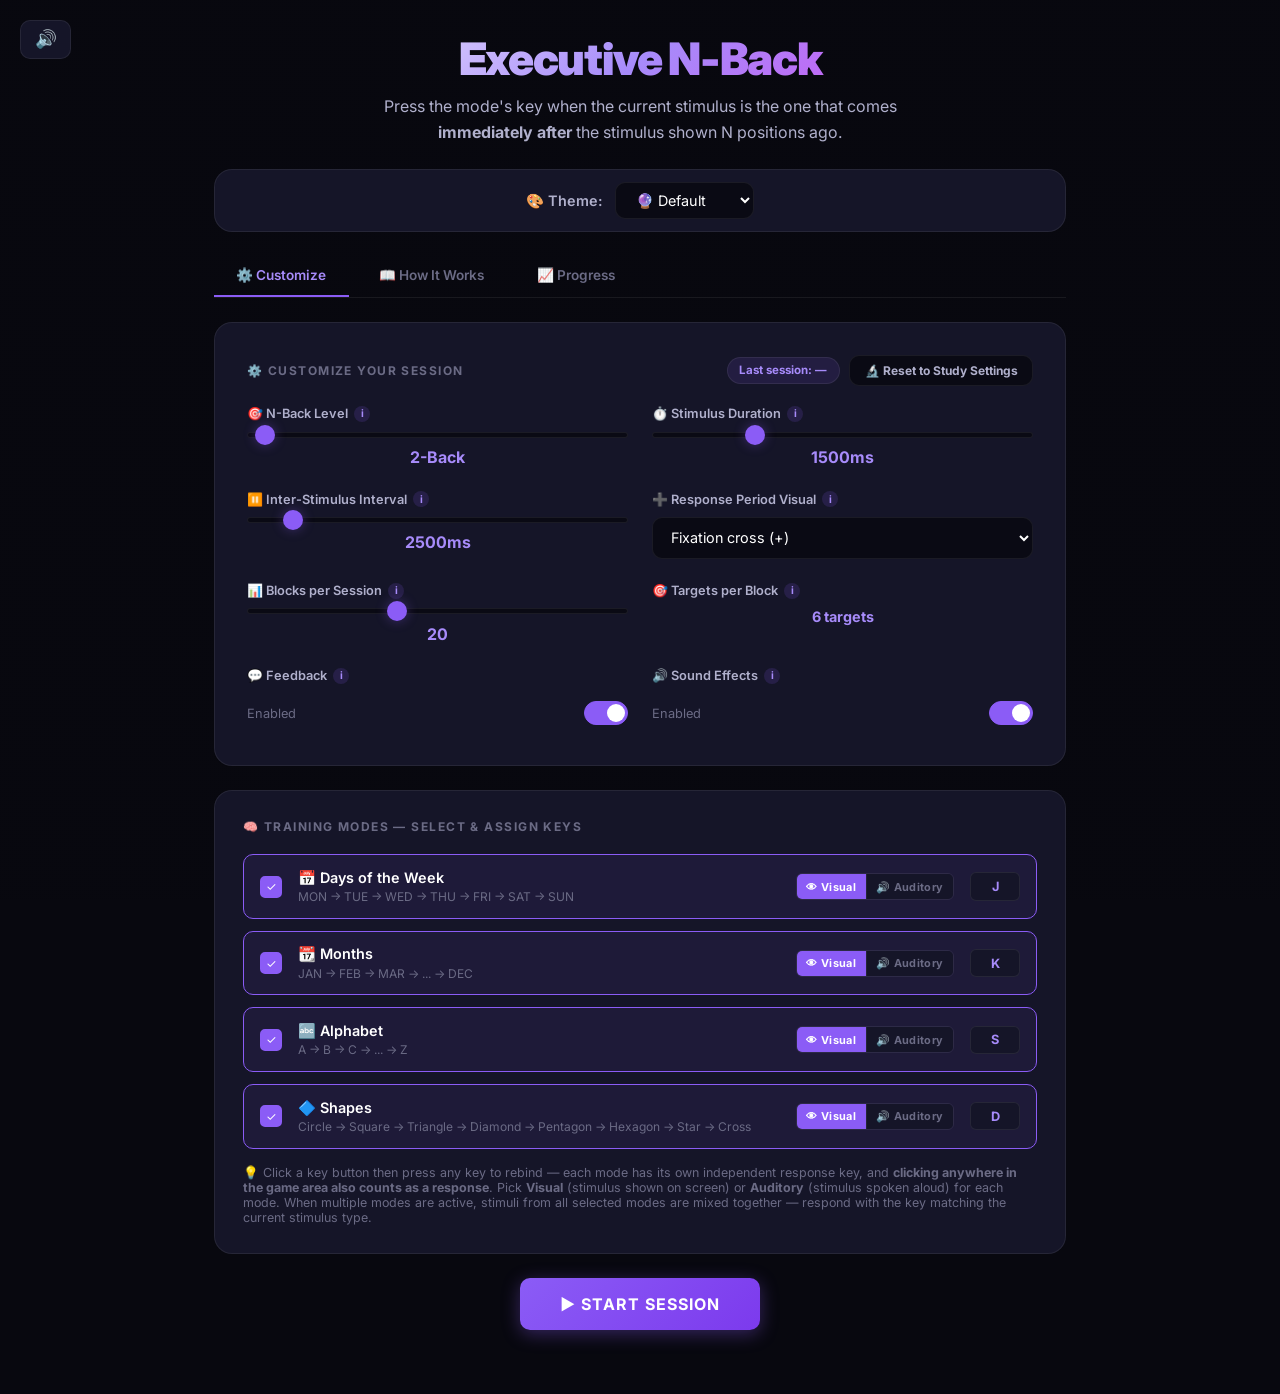
<file: index.html>
<!DOCTYPE html>
<html lang="en">
<head>
<meta charset="UTF-8">
<meta name="viewport" content="width=device-width, initial-scale=1.0">
<title>Executive N-Back</title>
<link rel="preconnect" href="https://fonts.googleapis.com">
<link rel="preconnect" href="https://fonts.gstatic.com" crossorigin>
<link href="https://fonts.googleapis.com/css2?family=Inter:wght@300;400;500;600;700;800;900&display=swap" rel="stylesheet">
<style>
:root, [data-theme="default"] {
  --bg-primary: #08080f;
  --bg-secondary: #0e0e1a;
  --bg-card: #151528;
  --bg-card-hover: #1c1c38;
  --bg-input: #0a0a14;
  --text-primary: #ffffff;
  --text-secondary: #b0b0cc;
  --text-muted: #6b6b85;
  --accent: #8b5cf6;
  --accent-light: #a78bfa;
  --accent-glow: rgba(139, 92, 246, 0.35);
  --accent-glow-strong: rgba(139, 92, 246, 0.6);
  --success: #10b981;
  --success-glow: rgba(16, 185, 129, 0.4);
  --error: #ef4444;
  --error-glow: rgba(239, 68, 68, 0.4);
  --warning: #f59e0b;
  --warning-glow: rgba(245, 158, 11, 0.4);
  --info: #3b82f6;
  --border: rgba(255, 255, 255, 0.07);
  --border-hover: rgba(255, 255, 255, 0.15);
  --shadow: 0 25px 50px -12px rgba(0, 0, 0, 0.6);
  --radius: 18px;
  --radius-sm: 10px;
  --radius-xs: 6px;
  --transition: 0.25s cubic-bezier(0.4, 0, 0.2, 1);
  --font-family: 'Inter', -apple-system, BlinkMacSystemFont, sans-serif;
}

[data-theme="zen"] {
  --bg-primary: #f5f0eb;
  --bg-secondary: #ede8e0;
  --bg-card: #e8e2d8;
  --bg-card-hover: #ddd5c8;
  --bg-input: #f0ebe3;
  --text-primary: #3d3529;
  --text-secondary: #6b5f4e;
  --text-muted: #9a8f7d;
  --accent: #7a9b6d;
  --accent-light: #5c7d4f;
  --accent-glow: rgba(122, 155, 109, 0.25);
  --accent-glow-strong: rgba(122, 155, 109, 0.4);
  --success: #6b8f5e;
  --success-glow: rgba(107, 143, 94, 0.3);
  --error: #c47a6a;
  --error-glow: rgba(196, 122, 106, 0.3);
  --warning: #c9a84c;
  --warning-glow: rgba(201, 168, 76, 0.3);
  --info: #6b8f9b;
  --border: rgba(61, 53, 41, 0.1);
  --border-hover: rgba(61, 53, 41, 0.2);
  --shadow: 0 25px 50px -12px rgba(61, 53, 41, 0.15);
  --font-family: 'Georgia', 'Times New Roman', serif;
}

[data-theme="calm"] {
  --bg-primary: #0a1628;
  --bg-secondary: #0f1f38;
  --bg-card: #16284a;
  --bg-card-hover: #1d3358;
  --bg-input: #0c1a30;
  --text-primary: #e8f0f8;
  --text-secondary: #a0b8d0;
  --text-muted: #608098;
  --accent: #5b9bd5;
  --accent-light: #7db3e8;
  --accent-glow: rgba(91, 155, 213, 0.3);
  --accent-glow-strong: rgba(91, 155, 213, 0.5);
  --success: #4ecdc4;
  --success-glow: rgba(78, 205, 196, 0.3);
  --error: #e88b8b;
  --error-glow: rgba(232, 139, 139, 0.3);
  --warning: #f0c060;
  --warning-glow: rgba(240, 192, 96, 0.3);
  --info: #6bb5e8;
  --border: rgba(255, 255, 255, 0.06);
  --border-hover: rgba(255, 255, 255, 0.12);
  --shadow: 0 25px 50px -12px rgba(0, 0, 0, 0.5);
  --font-family: 'Segoe UI', system-ui, sans-serif;
}

[data-theme="futuristic"] {
  --bg-primary: #0a0a0a;
  --bg-secondary: #111111;
  --bg-card: #1a1a2e;
  --bg-card-hover: #252540;
  --bg-input: #0d0d0d;
  --text-primary: #00ffff;
  --text-secondary: #b0b0d0;
  --text-muted: #606080;
  --accent: #ff00ff;
  --accent-light: #ff66ff;
  --accent-glow: rgba(255, 0, 255, 0.4);
  --accent-glow-strong: rgba(255, 0, 255, 0.6);
  --success: #00ff88;
  --success-glow: rgba(0, 255, 136, 0.4);
  --error: #ff3366;
  --error-glow: rgba(255, 51, 102, 0.4);
  --warning: #ffcc00;
  --warning-glow: rgba(255, 204, 0, 0.4);
  --info: #00ccff;
  --border: rgba(0, 255, 255, 0.15);
  --border-hover: rgba(0, 255, 255, 0.3);
  --shadow: 0 0 30px rgba(0, 255, 255, 0.1), 0 0 60px rgba(255, 0, 255, 0.05);
  --font-family: 'Courier New', 'Consolas', monospace;
}

[data-theme="forest"] {
  --bg-primary: #0d1a0f;
  --bg-secondary: #132218;
  --bg-card: #1a2e20;
  --bg-card-hover: #223a28;
  --bg-input: #0f1e12;
  --text-primary: #d4e8d0;
  --text-secondary: #8fbc8f;
  --text-muted: #5a7a5a;
  --accent: #4a7c59;
  --accent-light: #6b9e7a;
  --accent-glow: rgba(74, 124, 89, 0.3);
  --accent-glow-strong: rgba(74, 124, 89, 0.5);
  --success: #5cb85c;
  --success-glow: rgba(92, 184, 92, 0.3);
  --error: #d9534f;
  --error-glow: rgba(217, 83, 79, 0.3);
  --warning: #f0ad4e;
  --warning-glow: rgba(240, 173, 78, 0.3);
  --info: #5bc0de;
  --border: rgba(255, 255, 255, 0.06);
  --border-hover: rgba(255, 255, 255, 0.12);
  --shadow: 0 25px 50px -12px rgba(0, 0, 0, 0.5);
  --font-family: 'Verdana', 'Geneva', sans-serif;
}

[data-theme="sunset"] {
  --bg-primary: #1a0a12;
  --bg-secondary: #2a1220;
  --bg-card: #3a1a2a;
  --bg-card-hover: #4a2238;
  --bg-input: #200e18;
  --text-primary: #ffe8d6;
  --text-secondary: #d4a0a0;
  --text-muted: #9a7070;
  --accent: #e85d75;
  --accent-light: #ff8fa3;
  --accent-glow: rgba(232, 93, 117, 0.35);
  --accent-glow-strong: rgba(232, 93, 117, 0.55);
  --success: #6bcb77;
  --success-glow: rgba(107, 203, 119, 0.3);
  --error: #ff6b6b;
  --error-glow: rgba(255, 107, 107, 0.35);
  --warning: #ffd93d;
  --warning-glow: rgba(255, 217, 61, 0.35);
  --info: #6bcbef;
  --border: rgba(255, 255, 255, 0.07);
  --border-hover: rgba(255, 255, 255, 0.14);
  --shadow: 0 25px 50px -12px rgba(0, 0, 0, 0.5);
  --font-family: 'Palatino', 'Book Antiqua', serif;
}

* { margin: 0; padding: 0; box-sizing: border-box; }

body {
  font-family: var(--font-family, 'Inter', -apple-system, BlinkMacSystemFont, sans-serif);
  background: var(--bg-primary);
  color: var(--text-primary);
  min-height: 100vh;
  overflow-x: hidden;
  transition: background 0.5s ease, color 0.5s ease;
}

body::before {
  content: '';
  position: fixed;
  top: -50%; left: -50%;
  width: 200%; height: 200%;
  background:
    radial-gradient(ellipse at 15% 20%, rgba(139, 92, 246, 0.07) 0%, transparent 50%),
    radial-gradient(ellipse at 85% 75%, rgba(217, 70, 239, 0.05) 0%, transparent 50%),
    radial-gradient(ellipse at 50% 50%, rgba(59, 130, 246, 0.03) 0%, transparent 60%);
  animation: bgShift 25s ease-in-out infinite alternate;
  pointer-events: none;
  z-index: 0;
}

/* Theme-specific background images */
body::before {
  background-size: cover;
  background-position: center;
  background-attachment: fixed;
}

body[data-theme="default"]::before {
  background-image: linear-gradient(rgba(8, 8, 15, 0.85), rgba(8, 8, 15, 0.85)),
    url('https://images.unsplash.com/photo-1534796636912-3b95b3ab5986?w=1920&q=80');
}

body[data-theme="zen"]::before {
  background-image: linear-gradient(rgba(245, 240, 235, 0.88), rgba(245, 240, 235, 0.88)),
    url('https://images.unsplash.com/photo-1506126613408-eca07ce68773?w=1920&q=80');
}

body[data-theme="calm"]::before {
  background-image: linear-gradient(rgba(10, 22, 40, 0.85), rgba(10, 22, 40, 0.85)),
    url('https://images.unsplash.com/photo-1507525428034-b723cf961d3e?w=1920&q=80');
}

body[data-theme="futuristic"]::before {
  background-image: linear-gradient(rgba(10, 10, 10, 0.82), rgba(10, 10, 10, 0.82)),
    url('https://images.unsplash.com/photo-1515630278258-407f66498911?w=1920&q=80');
}

body[data-theme="forest"]::before {
  background-image: linear-gradient(rgba(13, 26, 15, 0.85), rgba(13, 26, 15, 0.85)),
    url('https://images.unsplash.com/photo-1441974231531-c6227db76b6e?w=1920&q=80');
}

body[data-theme="sunset"]::before {
  background-image: linear-gradient(rgba(26, 10, 18, 0.85), rgba(26, 10, 18, 0.85)),
    url('https://images.unsplash.com/photo-1495616811223-4d98c6e9c869?w=1920&q=80');
}

@keyframes bgShift {
  0% { transform: translate(0, 0) rotate(0deg) scale(1); }
  50% { transform: translate(1%, 1%) rotate(0.5deg) scale(1.02); }
  100% { transform: translate(-0.5%, 1.5%) rotate(-0.3deg) scale(1.01); }
}

.app {
  position: relative;
  z-index: 1;
  max-width: 900px;
  margin: 0 auto;
  padding: 2rem 1.5rem;
  min-height: 100vh;
  display: flex;
  flex-direction: column;
}

/* ============ HEADER ============ */
.header { text-align: center; margin-bottom: 1.5rem; }
.header h1 {
  font-size: 2.8rem; font-weight: 900;
  background: linear-gradient(135deg, #fff 0%, var(--accent-light) 50%, #d946ef 100%);
  -webkit-background-clip: text; -webkit-text-fill-color: transparent; background-clip: text;
  margin-bottom: 0.5rem; letter-spacing: -0.03em;
}
.header p { color: var(--text-secondary); font-size: 1rem; line-height: 1.6; max-width: 550px; margin: 0 auto; }
.header p kbd {
  display: inline-flex; align-items: center; justify-content: center;
  min-width: 1.6rem; height: 1.6rem; padding: 0 0.4rem;
  background: var(--bg-card); border: 1px solid var(--border); border-radius: 4px;
  font-family: inherit; font-size: 0.75rem; font-weight: 700; color: var(--accent-light);
}

/* ============ THEME BAR ============ */
.theme-bar {
  display: flex; align-items: center; justify-content: center; gap: 0.75rem;
  padding: 0.75rem 1.5rem; margin-bottom: 1.5rem;
  background: var(--bg-card); border: 1px solid var(--border);
  border-radius: var(--radius);
}
.theme-bar-label { font-size: 0.9rem; font-weight: 600; color: var(--text-secondary); }
.theme-bar select {
  padding: 0.5rem 1rem; background: var(--bg-input);
  border: 1px solid var(--border); border-radius: var(--radius-sm);
  color: var(--text-primary); font-family: inherit; font-size: 0.9rem;
  cursor: pointer; transition: border-color var(--transition);
}
.theme-bar select:focus { outline: none; border-color: var(--accent); }

/* ============ TABS ============ */
.tab-bar {
  display: flex; gap: 0.5rem; margin-bottom: 1.5rem;
  border-bottom: 1px solid var(--border); padding-bottom: 0;
}
.tab-btn {
  padding: 0.7rem 1.4rem; background: none; border: none; border-bottom: 2px solid transparent;
  color: var(--text-muted); font-family: inherit; font-size: 0.85rem; font-weight: 600;
  cursor: pointer; transition: all var(--transition); white-space: nowrap;
}
.tab-btn:hover { color: var(--text-secondary); }
.tab-btn.active { color: var(--accent-light); border-bottom-color: var(--accent); }

.tab-content { display: none; }
.tab-content.active { display: block; }

/* ============ CARDS ============ */
.card {
  background: var(--bg-card); border: 1px solid var(--border);
  border-radius: var(--radius); padding: 1.75rem;
  backdrop-filter: blur(12px); transition: border-color var(--transition);
}
.card:hover { border-color: var(--border-hover); }
.card-title {
  font-size: 0.75rem; font-weight: 700; text-transform: uppercase;
  letter-spacing: 0.12em; color: var(--text-muted); margin-bottom: 1.25rem;
}

/* ============ SETTINGS ============ */
.settings-panel { margin-bottom: 1.5rem; padding: 2rem; }
.settings-grid { display: grid; grid-template-columns: repeat(auto-fit, minmax(280px, 1fr)); gap: 1.5rem; }
.setting-group { display: flex; flex-direction: column; gap: 0.6rem; }
.setting-group label {
  font-size: 0.8rem; font-weight: 600; color: var(--text-secondary);
  display: flex; align-items: center; gap: 0.4rem;
}
.setting-group select,
.setting-group input[type="text"],
.setting-group input[type="number"] {
  width: 100%; padding: 0.65rem 0.85rem; background: var(--bg-input);
  border: 1px solid var(--border); border-radius: var(--radius-sm);
  color: var(--text-primary); font-family: inherit; font-size: 0.9rem; cursor: pointer;
  transition: border-color var(--transition), box-shadow var(--transition);
}
.setting-group select:focus,
.setting-group input:focus { outline: none; border-color: var(--accent); box-shadow: 0 0 0 3px var(--accent-glow); }
.setting-group input[type="range"] {
  -webkit-appearance: none; width: 100%; height: 6px;
  background: var(--bg-input); border-radius: 3px; cursor: pointer; border: 1px solid var(--border);
}
.setting-group input[type="range"]::-webkit-slider-thumb {
  -webkit-appearance: none; width: 20px; height: 20px; border-radius: 50%;
  background: var(--accent); cursor: pointer; box-shadow: 0 0 12px var(--accent-glow);
  transition: transform var(--transition);
}
.setting-group input[type="range"]::-webkit-slider-thumb:hover { transform: scale(1.2); }
.range-value { text-align: center; font-weight: 700; color: var(--accent-light); font-size: 1rem; }

/* Info icon */
.info-icon {
  display: inline-flex; align-items: center; justify-content: center;
  width: 16px; height: 16px; border-radius: 50%;
  background: rgba(139, 92, 246, 0.15); color: var(--accent-light);
  font-size: 0.65rem; font-weight: 700; cursor: help; flex-shrink: 0;
  transition: all var(--transition); position: relative;
}
.info-icon:hover { background: var(--accent); color: white; }
.info-tooltip {
  position: absolute; bottom: calc(100% + 8px); left: 50%; transform: translateX(-50%);
  background: var(--bg-card); border: 1px solid var(--border); border-radius: var(--radius-sm);
  padding: 0.75rem 1rem; font-size: 0.78rem; font-weight: 400; color: var(--text-secondary);
  width: 220px; text-align: left; line-height: 1.5; z-index: 1000;
  opacity: 0; pointer-events: none; transition: opacity 0.2s;
  box-shadow: var(--shadow); text-transform: none; letter-spacing: 0;
}
.info-icon:hover .info-tooltip { opacity: 1; }

/* Toggle */
.toggle-group { display: flex; align-items: center; justify-content: space-between; padding: 0.5rem 0; }
.toggle {
  position: relative; width: 44px; height: 24px;
  background: var(--bg-input); border: 1px solid var(--border);
  border-radius: 12px; cursor: pointer; transition: all var(--transition);
}
.toggle.active { background: var(--accent); border-color: var(--accent); }
.toggle::after {
  content: ''; position: absolute; top: 2px; left: 2px;
  width: 18px; height: 18px; background: white; border-radius: 50%;
  transition: transform var(--transition);
}
.toggle.active::after { transform: translateX(20px); }

/* Mode selection */
.mode-list { display: flex; flex-direction: column; gap: 0.75rem; }
.mode-item {
  display: flex; align-items: center; gap: 1rem;
  padding: 0.85rem 1rem; background: var(--bg-input);
  border: 1px solid var(--border); border-radius: var(--radius-sm);
  cursor: pointer; transition: all var(--transition); user-select: none;
}
.mode-item:hover { border-color: var(--border-hover); }
.mode-item.active { border-color: var(--accent); background: rgba(139, 92, 246, 0.08); }
.mode-item .mode-check {
  width: 22px; height: 22px; border: 2px solid var(--text-muted); border-radius: 5px;
  display: flex; align-items: center; justify-content: center;
  transition: all var(--transition); font-size: 0.75rem; flex-shrink: 0;
}
.mode-item.active .mode-check { background: var(--accent); border-color: var(--accent); color: white; }
.mode-item .mode-info { flex: 1; }
.mode-item .mode-name { font-weight: 600; font-size: 0.9rem; }
.mode-item .mode-desc { font-size: 0.75rem; color: var(--text-muted); margin-top: 0.15rem; }
.mode-item .mode-key {
  padding: 0.35rem 0.75rem; background: var(--bg-card); border: 1px solid var(--border);
  border-radius: var(--radius-xs); color: var(--accent-light); font-family: inherit;
  font-size: 0.8rem; font-weight: 700; cursor: pointer; transition: all var(--transition);
  min-width: 50px; text-align: center;
}
.mode-item .mode-key:hover { border-color: var(--accent); }
.mode-item .mode-key.listening { border-color: var(--accent); animation: pulse-border 1s ease infinite; }
@keyframes pulse-border {
  0%, 100% { box-shadow: 0 0 0 0 var(--accent-glow); }
  50% { box-shadow: 0 0 0 6px transparent; }
}

/* Per-mode presentation: visual / auditory */
.mode-pres {
  display: flex; flex-shrink: 0;
  border: 1px solid var(--border); border-radius: var(--radius-xs); overflow: hidden;
}
.mode-pres .pres-btn {
  padding: 0.35rem 0.6rem; background: var(--bg-card); border: none; cursor: pointer;
  color: var(--text-muted); font-family: inherit; font-size: 0.68rem; font-weight: 700;
  letter-spacing: 0.03em; white-space: nowrap; transition: all var(--transition);
}
.mode-pres .pres-btn + .pres-btn { border-left: 1px solid var(--border); }
.mode-pres .pres-btn:hover { color: var(--text-primary); background: var(--bg-input); }
.mode-pres .pres-btn.active { background: var(--accent); color: #fff; }

/* Panel headers (title + badge/buttons) */
.settings-header {
  display: flex; align-items: center; justify-content: space-between;
  gap: 0.75rem; flex-wrap: wrap; margin-bottom: 1.25rem;
}
.settings-header .card-title { margin-bottom: 0; }
.settings-header-actions { display: flex; align-items: center; gap: 0.6rem; flex-wrap: wrap; }
.last-session-badge {
  font-size: 0.72rem; font-weight: 700; color: var(--accent-light);
  background: rgba(139, 92, 246, 0.12); border: 1px solid var(--border);
  padding: 0.35rem 0.7rem; border-radius: 999px; white-space: nowrap;
}
.btn-outline {
  padding: 0.45rem 0.9rem; font-size: 0.75rem; font-weight: 700;
  border-radius: var(--radius-sm); border: 1px solid var(--border);
  background: var(--bg-input); color: var(--text-secondary);
  cursor: pointer; font-family: inherit; transition: all var(--transition); white-space: nowrap;
}
.btn-outline:hover { border-color: var(--accent); color: var(--accent-light); }
.btn-outline.danger:hover { border-color: var(--error, #ef4444); color: var(--error, #ef4444); }
.btn-outline.confirmed { border-color: var(--success, #10b981); color: var(--success, #10b981); }

/* ============ EXPLAINER ============ */
.explainer-content { line-height: 1.8; color: var(--text-secondary); font-size: 0.92rem; }
.explainer-content h3 {
  color: var(--text-primary); font-size: 1.1rem; font-weight: 700;
  margin: 1.5rem 0 0.75rem; display: flex; align-items: center; gap: 0.5rem;
}
.explainer-content h3:first-child { margin-top: 0; }
.explainer-content p { margin-bottom: 1rem; }
.explainer-content strong { color: var(--accent-light); }
.explainer-content .highlight-box {
  background: rgba(139, 92, 246, 0.08); border: 1px solid rgba(139, 92, 246, 0.2);
  border-radius: var(--radius-sm); padding: 1rem 1.25rem; margin: 1rem 0;
}
.explainer-content .highlight-box.warning {
  background: rgba(245, 158, 11, 0.08); border-color: rgba(245, 158, 11, 0.2);
}
.explainer-content .highlight-box.success {
  background: rgba(16, 185, 129, 0.08); border-color: rgba(16, 185, 129, 0.2);
}
.explainer-content ul { margin: 0.5rem 0 1rem 1.25rem; }
.explainer-content li { margin-bottom: 0.4rem; }
.explainer-content .example-sequence {
  display: flex; align-items: center; gap: 0.5rem; flex-wrap: wrap;
  padding: 0.75rem 1rem; background: var(--bg-input); border-radius: var(--radius-sm);
  margin: 0.75rem 0; font-family: monospace; font-size: 0.9rem;
}
.explainer-content .example-sequence .arrow { color: var(--text-muted); }
.explainer-content .example-sequence .stim {
  padding: 0.3rem 0.6rem; background: var(--bg-card); border-radius: var(--radius-xs);
  border: 1px solid var(--border);
}
.explainer-content .example-sequence .stim.target { border-color: var(--success); color: var(--success); }
.explainer-content .example-sequence .stim.nontarget { border-color: var(--error); color: var(--error); }

/* ============ N-BACK INDICATOR ============ */
.nback-indicator {
  display: flex; align-items: center; justify-content: center; gap: 0.75rem;
  padding: 0.6rem 1.5rem; width: 100%; max-width: 400px;
  background: var(--bg-card); border: 1px solid var(--border);
  border-radius: var(--radius-sm);
  transition: all 0.3s ease;
}
.nback-indicator-label { font-size: 0.75rem; color: var(--text-muted); text-transform: uppercase; letter-spacing: 0.08em; }
.nback-indicator-value { font-size: 1.25rem; font-weight: 800; color: var(--accent-light); }
.nback-indicator.level-up { border-color: var(--success); box-shadow: 0 0 20px var(--success-glow); }
.nback-indicator.level-down { border-color: var(--error); box-shadow: 0 0 20px var(--error-glow); }
.nback-indicator.level-up .nback-indicator-value { color: var(--success); }
.nback-indicator.level-down .nback-indicator-value { color: var(--error); }

/* ============ GAME AREA ============ */
.game-area { flex: 1; display: flex; flex-direction: column; align-items: center; justify-content: center; gap: 1.75rem; }
.stats-bar { display: flex; gap: 1.5rem; flex-wrap: wrap; justify-content: center; }
.stat { text-align: center; min-width: 70px; }
.stat-value { font-size: 1.6rem; font-weight: 800; color: var(--text-primary); font-variant-numeric: tabular-nums; }
.stat-label { font-size: 0.7rem; color: var(--text-muted); text-transform: uppercase; letter-spacing: 0.08em; margin-top: 0.2rem; }

/* Stimulus */
.stimulus-container { position: relative; width: 220px; height: 220px; display: flex; align-items: center; justify-content: center; }
.stimulus {
  width: 170px; height: 170px; background: var(--bg-card);
  border: 2px solid var(--border); border-radius: 50%;
  display: flex; align-items: center; justify-content: center;
  font-size: 2.5rem; font-weight: 800;
  transition: all 0.3s cubic-bezier(0.175, 0.885, 0.32, 1.275);
  box-shadow: var(--shadow); user-select: none; position: relative; overflow: hidden;
}
.stimulus.active { border-color: var(--accent); box-shadow: 0 0 50px var(--accent-glow), var(--shadow); transform: scale(1.06); }
.stimulus.target-flash { border-color: var(--success); box-shadow: 0 0 50px var(--success-glow); }
.stimulus.miss-flash { border-color: var(--error); box-shadow: 0 0 50px var(--error-glow); }
.stimulus-shape { width: 90px; height: 90px; }

/* Mode indicator on stimulus */
.stimulus-mode-indicator {
  position: absolute; bottom: 8px; left: 50%; transform: translateX(-50%);
  font-size: 0.6rem; font-weight: 700; color: var(--text-muted);
  text-transform: uppercase; letter-spacing: 0.1em; white-space: nowrap;
}

/* Response-period visual (fixation cross / selected stimulus) */
.response-visual {
  position: absolute; top: 50%; left: 50%; transform: translate(-50%, -50%);
  display: none; align-items: center; justify-content: center;
  color: var(--text-primary); z-index: 4; pointer-events: none;
}
.response-visual.active { display: flex; animation: respFadeIn 0.18s ease; }
.response-visual svg { width: 72px; height: 72px; filter: drop-shadow(0 0 10px var(--accent-glow)); }
.response-visual img { max-width: 150px; max-height: 150px; object-fit: contain; border-radius: 8px; }
@keyframes respFadeIn { from { opacity: 0; transform: translate(-50%, -50%) scale(0.85); } to { opacity: 1; transform: translate(-50%, -50%) scale(1); } }

/* Progress ring */
.progress-ring { position: absolute; top: 50%; left: 50%; transform: translate(-50%, -50%); pointer-events: none; }
.progress-ring circle { fill: none; stroke-width: 3; }
.progress-ring .bg { stroke: var(--border); }
.progress-ring .fg { stroke: var(--accent); stroke-linecap: round; transition: stroke-dashoffset 0.3s ease; filter: drop-shadow(0 0 4px var(--accent-glow)); }

/* Feedback */
.feedback { height: 2.2rem; font-size: 1.15rem; font-weight: 700; opacity: 0; transition: opacity 0.15s; letter-spacing: 0.02em; }
.feedback.show { opacity: 1; }
.feedback.correct { color: var(--success); }
.feedback.wrong { color: var(--error); }
.feedback.miss { color: var(--warning); }

/* N-Back info */
.nback-info { text-align: center; padding: 1rem 1.5rem; background: var(--bg-card); border: 1px solid var(--border); border-radius: var(--radius); max-width: 450px; }
.nback-info .rule { font-size: 0.88rem; color: var(--text-secondary); line-height: 1.6; }
.nback-info .rule strong { color: var(--accent-light); }
.nback-info .example { margin-top: 0.6rem; font-size: 0.78rem; color: var(--text-muted); font-style: italic; }

/* Active keys display */
.active-keys {
  display: flex; gap: 1rem; flex-wrap: wrap; justify-content: center;
}
.active-key-item {
  display: flex; align-items: center; gap: 0.5rem;
  padding: 0.5rem 0.85rem; background: var(--bg-card);
  border: 1px solid var(--border); border-radius: var(--radius-sm);
  font-size: 0.8rem; color: var(--text-secondary);
}
.active-key-item kbd {
  display: inline-flex; align-items: center; justify-content: center;
  min-width: 1.6rem; height: 1.6rem; padding: 0 0.35rem;
  background: var(--bg-input); border: 1px solid var(--border); border-radius: 4px;
  font-family: inherit; font-size: 0.75rem; font-weight: 700; color: var(--accent-light);
  transition: all 0.15s ease;
}
.active-key-item kbd.pressed {
  background: var(--accent); color: white; border-color: var(--accent);
  box-shadow: 0 0 15px var(--accent-glow-strong), 0 0 30px var(--accent-glow);
  transform: scale(1.15);
}

/* Controls */
.controls { display: flex; gap: 0.75rem; flex-wrap: wrap; justify-content: center; }
.btn {
  padding: 0.8rem 1.8rem; border: none; border-radius: var(--radius-sm);
  font-family: inherit; font-size: 0.9rem; font-weight: 700; cursor: pointer;
  transition: all var(--transition); text-transform: uppercase; letter-spacing: 0.06em;
}
.btn-primary { background: linear-gradient(135deg, var(--accent), #7c3aed); color: white; box-shadow: 0 4px 18px var(--accent-glow); }
.btn-primary:hover { transform: translateY(-2px); box-shadow: 0 6px 25px var(--accent-glow-strong); }
.btn-primary:active { transform: translateY(0); box-shadow: 0 0 30px var(--accent-glow-strong), 0 0 60px var(--accent-glow); filter: brightness(1.3); }
.btn-secondary { background: var(--bg-card); color: var(--text-secondary); border: 1px solid var(--border); }
.btn-secondary:hover { background: var(--bg-card-hover); color: var(--text-primary); border-color: var(--border-hover); }
.btn-secondary:active { box-shadow: 0 0 20px var(--accent-glow); filter: brightness(1.2); border-color: var(--accent); }
.btn-danger { background: rgba(239, 68, 68, 0.15); color: var(--error); border: 1px solid rgba(239, 68, 68, 0.3); }
.btn-danger:hover { background: rgba(239, 68, 68, 0.25); }
.btn-danger:active { box-shadow: 0 0 20px var(--error-glow); filter: brightness(1.3); }
.btn:disabled { opacity: 0.4; cursor: not-allowed; transform: none; }

/* ============ VFX CANVAS ============ */
#vfxCanvas { position: fixed; top: 0; left: 0; width: 100%; height: 100%; pointer-events: none; z-index: 1000; }

/* ============ TELEMETRY ============ */
.telemetry-panel { margin-top: 1.5rem; }
.telemetry-grid { display: grid; grid-template-columns: repeat(auto-fit, minmax(160px, 1fr)); gap: 1rem; margin-bottom: 1.25rem; }
.telemetry-stat { padding: 1rem; background: var(--bg-input); border-radius: var(--radius-sm); text-align: center; }
.telemetry-stat .value { font-size: 1.4rem; font-weight: 800; color: var(--accent-light); }
.telemetry-stat .label { font-size: 0.7rem; color: var(--text-muted); text-transform: uppercase; letter-spacing: 0.06em; margin-top: 0.25rem; }
.chart-container { background: var(--bg-input); border-radius: var(--radius-sm); padding: 1rem; margin-top: 1rem; }
.chart-container h4 { font-size: 0.75rem; font-weight: 600; color: var(--text-muted); text-transform: uppercase; letter-spacing: 0.08em; margin-bottom: 0.75rem; }
.chart-bars { display: flex; align-items: flex-end; gap: 3px; height: 80px; }
.chart-bar {
  flex: 1; background: linear-gradient(to top, var(--accent), var(--accent-light));
  border-radius: 2px 2px 0 0; min-height: 2px; transition: height 0.5s ease; position: relative;
}
.chart-bar:hover { opacity: 0.8; }
.chart-bar::after {
  content: attr(data-value); position: absolute; top: -18px; left: 50%;
  transform: translateX(-50%); font-size: 0.6rem; color: var(--text-muted);
  white-space: nowrap; opacity: 0; transition: opacity 0.2s;
}
.chart-bar:hover::after { opacity: 1; }
.chart-labels { display: flex; gap: 3px; margin-top: 0.45rem; }
.chart-labels span {
  flex: 1; font-size: 0.55rem; color: var(--text-muted);
  text-align: center; white-space: nowrap; overflow: hidden; text-overflow: ellipsis;
}
/* Accuracy, streak and combo indicators are hidden while a session is running */
body.session-active .stat-hide-session,
body.session-active .combo-display { display: none; }

/* ============ SUMMARY ============ */
.summary-card { background: var(--bg-card); border: 1px solid var(--border); border-radius: var(--radius); padding: 2.5rem; text-align: center; max-width: 550px; margin: 0 auto; }
.summary-card h2 {
  font-size: 2rem; font-weight: 800; margin-bottom: 0.4rem;
  background: linear-gradient(135deg, #fff, var(--accent-light));
  -webkit-background-clip: text; -webkit-text-fill-color: transparent; background-clip: text;
}
.summary-card .subtitle { color: var(--text-secondary); margin-bottom: 2rem; font-size: 0.95rem; }
.summary-stats { display: grid; grid-template-columns: repeat(3, 1fr); gap: 1rem; margin-bottom: 2rem; }
.summary-stat { padding: 1.25rem; background: var(--bg-input); border-radius: var(--radius-sm); }
.summary-stat .value { font-size: 1.6rem; font-weight: 800; color: var(--accent-light); }
.summary-stat .label { font-size: 0.7rem; color: var(--text-muted); text-transform: uppercase; letter-spacing: 0.06em; margin-top: 0.3rem; }

/* ============ RESPONSIVE ============ */
@media (max-width: 600px) {
  .app { padding: 1rem; }
  .header h1 { font-size: 1.8rem; }
  .header p { font-size: 0.85rem; }
  .stimulus-container { width: 170px; height: 170px; }
  .stimulus { width: 130px; height: 130px; font-size: 1.8rem; }
  .stats-bar { gap: 1rem; }
  .stat-value { font-size: 1.2rem; }
  .summary-stats { grid-template-columns: 1fr; }
  .settings-grid { grid-template-columns: 1fr; }
  .btn { padding: 0.7rem 1.2rem; font-size: 0.8rem; }
  .tab-btn { padding: 0.6rem 0.8rem; font-size: 0.75rem; }
}

/* ============ UTILITY ============ */
.hidden { display: none !important; }
@keyframes pulse { 0%, 100% { transform: scale(1); } 50% { transform: scale(1.08); } }
.pulse { animation: pulse 0.4s ease; }
@keyframes fadeIn { from { opacity: 0; transform: translateY(12px); } to { opacity: 1; transform: translateY(0); } }
.fade-in { animation: fadeIn 0.4s ease forwards; }
@keyframes slideUp { from { opacity: 0; transform: translateY(30px); } to { opacity: 1; transform: translateY(0); } }
.slide-up { animation: slideUp 0.5s ease forwards; }

.combo-display {
  position: fixed; top: 20px; right: 20px;
  background: var(--bg-card); border: 1px solid var(--border);
  border-radius: var(--radius-sm); padding: 0.6rem 1rem;
  font-weight: 800; font-size: 1.1rem; color: var(--accent-light);
  z-index: 100; opacity: 0; transition: opacity 0.3s; pointer-events: none;
}
.combo-display.show { opacity: 1; }
.combo-display .combo-label { font-size: 0.65rem; color: var(--text-muted); text-transform: uppercase; letter-spacing: 0.08em; }

.sound-toggle {
  position: fixed; top: 20px; left: 20px;
  background: var(--bg-card); border: 1px solid var(--border);
  border-radius: var(--radius-sm); padding: 0.5rem 0.85rem;
  cursor: pointer; z-index: 100; transition: all var(--transition);
  font-size: 1.1rem; color: var(--text-secondary);
}
.sound-toggle:hover { border-color: var(--accent); color: var(--text-primary); }

.history-table { width: 100%; border-collapse: collapse; font-size: 0.82rem; }
.history-table th { text-align: left; padding: 0.5rem 0.75rem; color: var(--text-muted); font-weight: 600; text-transform: uppercase; font-size: 0.68rem; letter-spacing: 0.08em; border-bottom: 1px solid var(--border); }
.history-table td { padding: 0.5rem 0.75rem; border-bottom: 1px solid var(--border); color: var(--text-secondary); }
.history-table tr:hover td { background: rgba(139, 92, 246, 0.05); }
.history-table .good { color: var(--success); }
.history-table .bad { color: var(--error); }
</style>
</head>
<body>

<canvas id="vfxCanvas"></canvas>
<button class="sound-toggle" id="soundToggle" title="Toggle Sound">🔊</button>
<div class="combo-display" id="comboDisplay"><span class="combo-label">Combo</span> <span id="comboValue">0</span></div>

<div class="app">
  <header class="header">
    <h1>Executive N-Back</h1>
    <p>Press the mode's key when the current stimulus is the one that comes <strong>immediately after</strong> the stimulus shown N positions ago.</p>
  </header>

  <!-- ============ THEME BAR ============ -->
  <div class="theme-bar">
    <span class="theme-bar-label">🎨 Theme:</span>
    <select id="themeSelect">
      <option value="default">🔮 Default</option>
      <option value="zen">🍃 Zen</option>
      <option value="calm">🌊 Calm</option>
      <option value="futuristic">🚀 Futuristic</option>
      <option value="forest">🌲 Forest</option>
      <option value="sunset">🌅 Sunset</option>
    </select>
  </div>

  <!-- ============ MAIN MENU ============ -->
  <div id="mainMenu">
  <!-- Tab Bar -->
  <div class="tab-bar">
    <button class="tab-btn active" data-tab="settings">⚙️ Customize</button>
    <button class="tab-btn" data-tab="explainer">📖 How It Works</button>
    <button class="tab-btn" data-tab="progress">📈 Progress</button>
  </div>

  <!-- ============ SETTINGS TAB ============ -->
  <div class="tab-content active" id="tab-settings">
    <div class="card settings-panel">
      <div class="settings-header">
        <div class="card-title" style="margin-bottom:0">⚙️ Customize Your Session</div>
        <div class="settings-header-actions">
          <span class="last-session-badge" id="lastSessionBadge" title="Your N-level after completing your last full session">Last session: —</span>
          <button class="btn-outline" id="resetStudyBtn" title="Restore every setting to the standard protocol used in the study">🔬 Reset to Study Settings</button>
        </div>
      </div>
      <div class="settings-grid">
        <div class="setting-group">
          <label>🎯 N-Back Level <span class="info-icon">i<span class="info-tooltip">The number of positions back to compare against. Higher N = harder. Starts at 2 and adapts based on performance.</span></span></label>
          <input type="range" id="nLevel" min="1" max="50" value="2">
          <div class="range-value" id="nValue">2-Back</div>
        </div>
        <div class="setting-group">
          <label>⏱️ Stimulus Duration <span class="info-icon">i<span class="info-tooltip">How long each stimulus stays on screen before disappearing. Shorter = faster pace.</span></span></label>
          <input type="range" id="stimulusDuration" min="300" max="5000" step="100" value="1500">
          <div class="range-value" id="durationValue">1500ms</div>
        </div>
        <div class="setting-group">
          <label>⏸️ Inter-Stimulus Interval <span class="info-icon">i<span class="info-tooltip">How long the response symbol (fixation cross) remains visible at the center of the screen after each stimulus. The symbol stays on screen for exactly this duration, then disappears instantly as the next trial begins. Default: 2,500 ms.</span></span></label>
          <input type="range" id="isiDuration" min="100" max="25000" step="100" value="2500">
          <div class="range-value" id="isiValue">2500ms</div>
        </div>
        <div class="setting-group">
          <label>➕ Response Period Visual <span class="info-icon">i<span class="info-tooltip">What is displayed at the center of the screen while the response symbol is visible (i.e., for exactly the duration of the Inter-Stimulus Interval after each stimulus). The original study used a fixation cross. Pick "Custom image" to supply your own image URL — the choice persists for the whole session.</span></span></label>
          <select id="responseVisual">
            <option value="cross">Fixation cross (+)</option>
            <option value="dot">Filled dot (•)</option>
            <option value="ring">Ring (○)</option>
            <option value="star">Star (★)</option>
            <option value="diamond">Diamond (◆)</option>
            <option value="blank">Blank screen</option>
            <option value="custom">Custom image…</option>
          </select>
          <input type="text" id="responseImageURL" placeholder="Paste image URL…" style="display:none">
        </div>
        <div class="setting-group">
          <label>📊 Blocks per Session <span class="info-icon">i<span class="info-tooltip">How many blocks (rounds) make up one full session. The original study used 20 blocks.</span></span></label>
          <input type="range" id="blocksPerSession" min="1" max="50" value="20">
          <div class="range-value" id="blocksValue">20</div>
        </div>
        <div class="setting-group">
          <label>🎯 Targets per Block <span class="info-icon">i<span class="info-tooltip">How many correct responses (targets) appear in each block. The original study used 6 targets out of 20 trials.</span></span></label>
          <div class="range-value" style="font-size:0.9rem">6 targets</div>
        </div>
        <div class="setting-group">
          <label>💬 Feedback <span class="info-icon">i<span class="info-tooltip">Show visual feedback for correct answers, false alarms, and misses. Disable to remove all feedback including sound.</span></span></label>
          <div class="toggle-group">
            <span style="font-size:0.8rem;color:var(--text-muted)">Enabled</span>
            <div class="toggle active" id="feedbackToggleSetting"></div>
          </div>
        </div>
        <div class="setting-group" id="soundSettingGroup">
          <label>🔊 Sound Effects <span class="info-icon">i<span class="info-tooltip">Play audio feedback for correct answers, false alarms, and misses. Only available when feedback is enabled.</span></span></label>
          <div class="toggle-group">
            <span style="font-size:0.8rem;color:var(--text-muted)">Enabled</span>
            <div class="toggle active" id="soundToggleSetting"></div>
          </div>
        </div>
      </div>
    </div>

    <!-- Mode Selection with per-mode keys -->
    <div class="card" style="margin-bottom:1.5rem">
      <div class="card-title">🧠 Training Modes — Select & Assign Keys</div>
      <div class="mode-list" id="modeList">
        <div class="mode-item active" data-mode="days">
          <div class="mode-check">✓</div>
          <div class="mode-info">
            <div class="mode-name">📅 Days of the Week</div>
            <div class="mode-desc">MON → TUE → WED → THU → FRI → SAT → SUN</div>
          </div>
          <div class="mode-pres" data-mode="days" title="Visual: shown on screen. Auditory: spoken aloud instead.">
            <button type="button" class="pres-btn active" data-mode="days" data-pres="visual">👁 Visual</button>
            <button type="button" class="pres-btn" data-mode="days" data-pres="auditory">🔊 Auditory</button>
          </div>
          <button class="mode-key" data-mode="days">J</button>
        </div>
        <div class="mode-item active" data-mode="months">
          <div class="mode-check">✓</div>
          <div class="mode-info">
            <div class="mode-name">📆 Months</div>
            <div class="mode-desc">JAN → FEB → MAR → ... → DEC</div>
          </div>
          <div class="mode-pres" data-mode="months" title="Visual: shown on screen. Auditory: spoken aloud instead.">
            <button type="button" class="pres-btn active" data-mode="months" data-pres="visual">👁 Visual</button>
            <button type="button" class="pres-btn" data-mode="months" data-pres="auditory">🔊 Auditory</button>
          </div>
          <button class="mode-key" data-mode="months">K</button>
        </div>
        <div class="mode-item active" data-mode="alphabet">
          <div class="mode-check">✓</div>
          <div class="mode-info">
            <div class="mode-name">🔤 Alphabet</div>
            <div class="mode-desc">A → B → C → ... → Z</div>
          </div>
          <div class="mode-pres" data-mode="alphabet" title="Visual: shown on screen. Auditory: spoken aloud instead.">
            <button type="button" class="pres-btn active" data-mode="alphabet" data-pres="visual">👁 Visual</button>
            <button type="button" class="pres-btn" data-mode="alphabet" data-pres="auditory">🔊 Auditory</button>
          </div>
          <button class="mode-key" data-mode="alphabet">S</button>
        </div>
        <div class="mode-item active" data-mode="shapes">
          <div class="mode-check">✓</div>
          <div class="mode-info">
            <div class="mode-name">🔷 Shapes</div>
            <div class="mode-desc">Circle → Square → Triangle → Diamond → Pentagon → Hexagon → Star → Cross</div>
          </div>
          <div class="mode-pres" data-mode="shapes" title="Visual: shown on screen. Auditory: spoken aloud instead.">
            <button type="button" class="pres-btn active" data-mode="shapes" data-pres="visual">👁 Visual</button>
            <button type="button" class="pres-btn" data-mode="shapes" data-pres="auditory">🔊 Auditory</button>
          </div>
          <button class="mode-key" data-mode="shapes">D</button>
        </div>
      </div>
      <p style="margin-top:1rem;font-size:0.78rem;color:var(--text-muted)">
        💡 Click a key button then press any key to rebind — each mode has its own independent response key, and <strong>clicking anywhere in the game area also counts as a response</strong>. Pick <strong>Visual</strong> (stimulus shown on screen) or <strong>Auditory</strong> (stimulus spoken aloud) for each mode. When multiple modes are active, stimuli from all selected modes are mixed together — respond with the key matching the current stimulus type.
      </p>
    </div>

    <div class="controls" style="margin-bottom:2rem">
      <button class="btn btn-primary" id="startBtn" style="font-size:1rem;padding:1rem 2.5rem">▶ Start Session</button>
    </div>
  </div>

  <!-- ============ EXPLAINER TAB ============ -->
  <div class="tab-content" id="tab-explainer">
    <div class="card">
      <div class="explainer-content">
        <h3>🧠 What is Executive N-Back?</h3>
        <p>The <strong>Executive N-Back</strong> is a cognitive training task that challenges your working memory and executive function. Unlike the classic N-Back task (where you match the current item to one shown N steps ago), the Executive version adds a <strong>transformation step</strong>: you must mentally advance the N-back item by one position in a sequence.</p>

        <div class="highlight-box">
          <strong>Classic N-Back:</strong> Press when current = item N-back<br>
          <strong>Executive N-Back:</strong> Press when current = <em>next after</em> item N-back
        </div>

        <h3>📋 How It Works</h3>
        <p>You see a sequence of stimuli (days, months, letters, or shapes). For each stimulus, you must determine:</p>
        <ul>
          <li>What was shown <strong>N positions ago</strong>?</li>
          <li>What comes <strong>immediately after</strong> that item in the sequence?</li>
          <li>Does the current stimulus match that "next" item?</li>
        </ul>
        <p>If yes — press your response key. If no — withhold your response.</p>

        <h3>📝 Example (2-Back, Days)</h3>
        <div class="example-sequence">
          <span class="stim">MON</span>
          <span class="arrow">→</span>
          <span class="stim">FRI</span>
          <span class="arrow">→</span>
          <span class="stim target">TUE</span>
          <span class="arrow">=</span>
          <span style="color:var(--success);font-weight:700">PRESS ✓</span>
        </div>
        <p>Two positions back was <strong>Monday</strong>. The day immediately after Monday is <strong>Tuesday</strong>. The current stimulus is Tuesday — so you press.</p>

        <div class="example-sequence">
          <span class="stim">SUN</span>
          <span class="arrow">→</span>
          <span class="stim">WED</span>
          <span class="arrow">→</span>
          <span class="stim target">MON</span>
          <span class="arrow">=</span>
          <span style="color:var(--success);font-weight:700">PRESS ✓</span>
        </div>
        <p>Two positions back was <strong>Sunday</strong>. The day after Sunday is <strong>Monday</strong>. Current = Monday — press.</p>

        <div class="example-sequence">
          <span class="stim">MON</span>
          <span class="arrow">→</span>
          <span class="stim">FRI</span>
          <span class="arrow">→</span>
          <span class="stim nontarget">MON</span>
          <span class="arrow">=</span>
          <span style="color:var(--error);font-weight:700">DO NOTHING ✗</span>
        </div>
        <p>Two positions back was <strong>Monday</strong>. The day after Monday is <strong>Tuesday</strong>, not Monday. Even though the item matches the N-back item, this is <em>not</em> a target in Executive N-Back.</p>

        <h3>🔬 The Study Protocol</h3>
        <p>The original Executive N-Back study used an <strong>adaptive difficulty</strong> protocol:</p>
        <ul>
          <li><strong>19–20 correct</strong> in a block → N increases by 1</li>
          <li><strong>16–18 correct</strong> → N stays the same</li>
          <li><strong>0–15 correct</strong> → N decreases by 1 (minimum 1)</li>
        </ul>
        <p>Each block contains exactly <strong>20 + N trials</strong>: <strong>N warm-up stimuli</strong> (not scored) followed by <strong>20 scored decisions</strong> with exactly <strong>6 targets</strong> and 14 non-targets. Correctly withholding a response on a non-target counts as correct. After each stimulus, a fixation cross (or your chosen visual) appears at the center of the screen and remains visible for exactly the configured <strong>inter-stimulus interval</strong> (default 2,500 ms) before disappearing as the next trial begins — you may still respond while it is visible.</p>
        <p>Sessions consisted of <strong>20 blocks</strong>. The first session began at 1-back, and subsequent sessions started at the previous session's final N minus 2.</p>

        <h3>📊 What the Research Concludes</h3>
        <div class="highlight-box success">
          <strong>Key Finding:</strong> The Executive N-Back's transformation requirement ("What comes next?") places significantly higher demands on <strong>executive function</strong> than classic N-Back. This extra manipulation engages prefrontal cortex activity more intensely, making it a potentially more effective tool for cognitive training.
        </div>
        <p>Research on N-Back training suggests:</p>
        <ul>
          <li>Regular practice can improve <strong>working memory capacity</strong></li>
          <li>The adaptive protocol ensures users are always working at the <strong>edge of their ability</strong></li>
          <li>Executive N-Back may offer <strong>greater transfer effects</strong> to real-world cognitive tasks due to its added manipulation component</li>
          <li>Consistent training over multiple sessions shows the most promise for measurable improvements</li>
        </ul>

        <div class="highlight-box warning">
          <strong>Note:</strong> While N-Back training shows promise in research, results on far transfer (improvements in untrained cognitive tasks) remain mixed. This app is designed as a cognitive exercise tool, not a clinical intervention.
        </div>

        <h3>🎮 Controls</h3>
        <ul>
          <li><strong>Mode keys</strong> — Press the key assigned to the current stimulus type when it's a target</li>
          <li><strong>Space</strong> — Pause / Resume</li>
          <li><strong>Esc</strong> — Quit to main menu</li>
        </ul>
      </div>
    </div>
  </div>

  <!-- ============ PROGRESS TAB ============ -->
  <div class="tab-content" id="tab-progress">
    <div class="card telemetry-panel">
      <div class="settings-header">
        <div class="card-title" style="margin-bottom:0">📈 Your Progress</div>
        <button class="btn-outline danger" id="clearDataBtn" title="Delete your session history, block-score chart and all progress stats">🗑️ Clear Progress Data</button>
      </div>
      <div class="telemetry-grid">
        <div class="telemetry-stat"><div class="value" id="telSessions">0</div><div class="label">Sessions</div></div>
        <div class="telemetry-stat"><div class="value" id="telBlocks">0</div><div class="label">Blocks</div></div>
        <div class="telemetry-stat"><div class="value" id="telAccuracy">--</div><div class="label">Avg Accuracy</div></div>
        <div class="telemetry-stat"><div class="value" id="telBestN">--</div><div class="label">Best N-Level</div></div>
        <div class="telemetry-stat"><div class="value" id="telStreak">0</div><div class="label">Best Streak</div></div>
        <div class="telemetry-stat"><div class="value" id="telTime">0m</div><div class="label">Total Time</div></div>
      </div>
      <div class="chart-container">
        <h4>Recent Block Scores</h4>
        <div class="chart-bars" id="performanceChart">
          <div style="color:var(--text-muted);font-size:0.8rem;padding:1rem">Complete a session to see your progress</div>
        </div>
      </div>
      <div class="chart-container" style="margin-top:1rem">
        <h4>Max N-Back Level per Session</h4>
        <div class="chart-bars" id="maxNChart">
          <div style="color:var(--text-muted);font-size:0.8rem;padding:1rem">Complete a session to see your progress</div>
        </div>
        <div class="chart-labels" id="maxNChartLabels"></div>
      </div>
      <div class="chart-container" style="margin-top:1rem">
        <h4>Session History</h4>
        <div id="historyList" style="max-height:250px;overflow-y:auto">
          <div style="color:var(--text-muted);font-size:0.8rem;padding:0.5rem">No sessions yet</div>
        </div>
      </div>
    </div>
  </div>
  </div><!-- /mainMenu -->

  <!-- ============ GAME AREA ============ -->
  <div class="game-area hidden" id="gameArea">
    <!-- N-Back Indicator Bar -->
    <div class="nback-indicator" id="nbackIndicator">
      <span class="nback-indicator-label">Current Level</span>
      <span class="nback-indicator-value" id="nbackIndicatorValue">2-Back</span>
    </div>
    <div class="stats-bar">
      <div class="stat"><div class="stat-value" id="blockNum">1</div><div class="stat-label">Block</div></div>
      <div class="stat"><div class="stat-value" id="trialNum">0/20</div><div class="stat-label">Trial</div></div>
      <div class="stat"><div class="stat-value" id="score">0</div><div class="stat-label">Score</div></div>
      <div class="stat stat-hide-session"><div class="stat-value" id="accuracy">--</div><div class="stat-label">Accuracy</div></div>
      <div class="stat stat-hide-session"><div class="stat-value" id="streak">0</div><div class="stat-label">Streak</div></div>
    </div>

    <div class="stimulus-container">
      <svg class="progress-ring" width="220" height="220" viewBox="0 0 220 220">
        <circle class="bg" cx="110" cy="110" r="100"></circle>
        <circle class="fg" cx="110" cy="110" r="100" id="progressCircle" stroke-dasharray="628.32" stroke-dashoffset="628.32" transform="rotate(-90 110 110)"></circle>
      </svg>
      <div class="stimulus" id="stimulus">?</div>
      <div class="response-visual" id="responseVisualDisplay"></div>
    </div>

    <div class="feedback" id="feedback"></div>

    <div class="nback-info" id="ruleInfo">
      <div class="rule" id="ruleText"></div>
      <div class="example" id="ruleExample"></div>
    </div>

    <div class="active-keys" id="activeKeys"></div>

    <div class="controls">
      <button class="btn btn-primary hidden" id="pauseBtn">Pause</button>
      <button class="btn btn-danger hidden" id="quitBtn">Quit</button>
    </div>
  </div>

  <!-- ============ SUMMARY ============ -->
  <div class="summary-card hidden" id="summaryCard">
    <h2>Session Complete!</h2>
    <p class="subtitle">Great effort! Here's how you performed.</p>
    <div class="summary-stats">
      <div class="summary-stat"><div class="value" id="finalN">2</div><div class="label">Final N-Level</div></div>
      <div class="summary-stat"><div class="value" id="finalScore">0</div><div class="label">Total Score</div></div>
      <div class="summary-stat"><div class="value" id="finalAccuracy">0%</div><div class="label">Accuracy</div></div>
    </div>
    <div class="controls">
      <button class="btn btn-primary" id="restartBtn">New Session</button>
      <button class="btn btn-secondary" id="menuBtn">Main Menu</button>
    </div>
  </div>
</div>

<script>
// ============ STIMULI DATA ============
const STIMULI = {
  days: {
    items: ['MON', 'TUE', 'WED', 'THU', 'FRI', 'SAT', 'SUN'],
    type: 'text',
    label: 'Days',
    rule: (n) => `Press the mode's key when the current day is the day <strong>immediately after</strong> the day shown ${n} position${n > 1 ? 's' : ''} ago.`,
    example: () => `Example (2-back): MON → FRI → <strong>TUE</strong> = Press (Tuesday comes after Monday)`
  },
  months: {
    items: ['JAN', 'FEB', 'MAR', 'APR', 'MAY', 'JUN', 'JUL', 'AUG', 'SEP', 'OCT', 'NOV', 'DEC'],
    type: 'text',
    label: 'Months',
    rule: (n) => `Press the mode's key when the current month is the month <strong>immediately after</strong> the month shown ${n} position${n > 1 ? 's' : ''} ago.`,
    example: () => `Example (2-back): MAR → NOV → <strong>APR</strong> = Press (April comes after March)`
  },
  alphabet: {
    items: ['A','B','C','D','E','F','G','H','I','J','K','L','M','N','O','P','Q','R','S','T','U','V','W','X','Y','Z'],
    type: 'text',
    label: 'Alphabet',
    rule: (n) => `Press the mode's key when the current letter is the letter that comes <strong>immediately after</strong> the letter shown ${n} position${n > 1 ? 's' : ''} ago.`,
    example: () => `Example (2-back): G → R → <strong>H</strong> = Press (H comes after G)`
  },
  shapes: {
    type: 'shape',
    label: 'Shapes',
    items: [
      { name: 'Circle', color: '#8b5cf6', gradient: ['#8b5cf6', '#6d28d9'], svg: '<circle cx="50" cy="50" r="32" fill="url(#shapeGrad)" stroke="rgba(255,255,255,0.25)" stroke-width="2"/>' },
      { name: 'Square', color: '#3b82f6', gradient: ['#3b82f6', '#1d4ed8'], svg: '<rect x="20" y="20" width="60" height="60" rx="4" fill="url(#shapeGrad)" stroke="rgba(255,255,255,0.25)" stroke-width="2"/>' },
      { name: 'Triangle', color: '#10b981', gradient: ['#10b981', '#047857'], svg: '<polygon points="50,18 82,78 18,78" fill="url(#shapeGrad)" stroke="rgba(255,255,255,0.25)" stroke-width="2"/>' },
      { name: 'Diamond', color: '#f59e0b', gradient: ['#f59e0b', '#b45309'], svg: '<polygon points="50,12 88,50 50,88 12,50" fill="url(#shapeGrad)" stroke="rgba(255,255,255,0.25)" stroke-width="2"/>' },
      { name: 'Pentagon', color: '#ef4444', gradient: ['#ef4444', '#b91c1c'], svg: '<polygon points="50,12 89,40 74,86 26,86 11,40" fill="url(#shapeGrad)" stroke="rgba(255,255,255,0.25)" stroke-width="2"/>' },
      { name: 'Hexagon', color: '#ec4899', gradient: ['#ec4899', '#be185d'], svg: '<polygon points="50,10 87,30 87,70 50,90 13,70 13,30" fill="url(#shapeGrad)" stroke="rgba(255,255,255,0.25)" stroke-width="2"/>' },
      { name: 'Star', color: '#06b6d4', gradient: ['#06b6d4', '#0e7490'], svg: '<polygon points="50,10 61,38 92,38 67,57 76,85 50,68 24,85 33,57 8,38 39,38" fill="url(#shapeGrad)" stroke="rgba(255,255,255,0.25)" stroke-width="2"/>' },
      { name: 'Cross', color: '#a3e635', gradient: ['#a3e635', '#4d7c0f'], svg: '<path d="M35,12 h30 v23 h23 v30 h-23 v23 h-30 v-23 h-23 v-30 h23 z" fill="url(#shapeGrad)" stroke="rgba(255,255,255,0.25)" stroke-width="2"/>' }
    ],
    rule: (n) => `Press the mode's key when the current shape is the shape that comes <strong>immediately after</strong> the shape shown ${n} position${n > 1 ? 's' : ''} ago in the sequence.`,
    example: () => `Example (2-back): Circle → Triangle → <strong>Square</strong> = Press (Square follows Circle in the sequence)`
  }
};

const SHAPE_SEQUENCE = ['Circle', 'Square', 'Triangle', 'Diamond', 'Pentagon', 'Hexagon', 'Star', 'Cross'];

// ============ AUDIO ENGINE ============
class AudioEngine {
  constructor() { this.enabled = true; this.ctx = null; this.initialized = false; }
  init() {
    if (this.initialized) return;
    try { this.ctx = new (window.AudioContext || window.webkitAudioContext)(); this.initialized = true; } catch (e) {}
  }
  playTone(freq, duration, type = 'sine', volume = 0.15, delay = 0) {
    if (!this.enabled || !state.feedbackEnabled || !this.ctx) return;
    if (this.ctx.state === 'suspended') this.ctx.resume();
    const osc = this.ctx.createOscillator();
    const gain = this.ctx.createGain();
    osc.type = type;
    osc.frequency.setValueAtTime(freq, this.ctx.currentTime + delay);
    gain.gain.setValueAtTime(volume, this.ctx.currentTime + delay);
    gain.gain.exponentialRampToValueAtTime(0.001, this.ctx.currentTime + delay + duration);
    osc.connect(gain); gain.connect(this.ctx.destination);
    osc.start(this.ctx.currentTime + delay);
    osc.stop(this.ctx.currentTime + delay + duration);
  }
  playCorrect() {
    this.playTone(523.25, 0.15, 'sine', 0.12);
    this.playTone(659.25, 0.15, 'sine', 0.12, 0.08);
    this.playTone(783.99, 0.25, 'sine', 0.14, 0.16);
    this.playTone(1046.5, 0.3, 'sine', 0.1, 0.24);
  }
  playWrong() { this.playTone(200, 0.2, 'sawtooth', 0.08); this.playTone(150, 0.3, 'sawtooth', 0.08, 0.1); }
  playMiss() { this.playTone(300, 0.15, 'triangle', 0.1); this.playTone(250, 0.2, 'triangle', 0.1, 0.1); }
  playStart() { this.playTone(440, 0.1, 'sine', 0.1); this.playTone(554.37, 0.1, 'sine', 0.1, 0.1); this.playTone(659.25, 0.2, 'sine', 0.12, 0.2); }
  playBlockComplete() { this.playTone(523.25, 0.12, 'sine', 0.1); this.playTone(783.99, 0.2, 'sine', 0.12, 0.1); }
  playSessionComplete() {
    [523.25, 587.33, 659.25, 698.46, 783.99, 880, 987.77, 1046.5].forEach((f, i) => this.playTone(f, 0.2, 'sine', 0.1, i * 0.1));
  }
}
const audio = new AudioEngine();

// ============ VFX ENGINE ============
class VFXEngine {
  constructor() {
    this.canvas = document.getElementById('vfxCanvas');
    this.ctx = this.canvas.getContext('2d');
    this.particles = [];
    this.resize();
    window.addEventListener('resize', () => this.resize());
    this.animate();
  }
  resize() { this.canvas.width = window.innerWidth; this.canvas.height = window.innerHeight; }
  burst(x, y, color, count = 30) {
    for (let i = 0; i < count; i++) {
      const angle = (Math.PI * 2 / count) * i + Math.random() * 0.5;
      const speed = 2 + Math.random() * 6;
      this.particles.push({ x, y, vx: Math.cos(angle) * speed, vy: Math.sin(angle) * speed, life: 1, decay: 0.015 + Math.random() * 0.02, size: 2 + Math.random() * 4, color, type: Math.random() > 0.5 ? 'circle' : 'star' });
    }
  }
  ringBurst(x, y, color) {
    this.particles.push({ x, y, vx: 0, vy: 0, life: 1, decay: 0.03, size: 5, color, type: 'ring', radius: 10, maxRadius: 80 });
  }
  animate() {
    this.ctx.clearRect(0, 0, this.canvas.width, this.canvas.height);
    this.particles = this.particles.filter(p => p.life > 0);
    for (const p of this.particles) {
      p.life -= p.decay;
      if (p.life <= 0) continue; // Never draw with a non-positive life (negative radius throws)
      p.x += p.vx; p.y += p.vy; p.vx *= 0.98; p.vy *= 0.98;
      this.ctx.globalAlpha = p.life;
      if (p.type === 'circle') { this.ctx.beginPath(); this.ctx.arc(p.x, p.y, Math.max(0.1, p.size * p.life), 0, Math.PI * 2); this.ctx.fillStyle = p.color; this.ctx.fill(); }
      else if (p.type === 'star') this.drawStar(p.x, p.y, Math.max(0.1, p.size * p.life), p.color);
      else if (p.type === 'ring') { p.radius += (p.maxRadius - p.radius) * 0.1; this.ctx.beginPath(); this.ctx.arc(p.x, p.y, Math.max(0.1, p.radius), 0, Math.PI * 2); this.ctx.strokeStyle = p.color; this.ctx.lineWidth = Math.max(0.1, 2 * p.life); this.ctx.stroke(); }
    }
    this.ctx.globalAlpha = 1;
    requestAnimationFrame(() => this.animate());
  }
  drawStar(cx, cy, size, color) {
    this.ctx.save(); this.ctx.translate(cx, cy); this.ctx.beginPath();
    for (let i = 0; i < 5; i++) { const a = (i * 4 * Math.PI) / 5 - Math.PI / 2; const x = Math.cos(a) * size; const y = Math.sin(a) * size; if (i === 0) this.ctx.moveTo(x, y); else this.ctx.lineTo(x, y); }
    this.ctx.closePath(); this.ctx.fillStyle = color; this.ctx.fill(); this.ctx.restore();
  }
}
const vfx = new VFXEngine();

// ============ TELEMETRY ============
class Telemetry {
  constructor() { this.data = this.load(); }
  load() {
    try { const s = localStorage.getItem('executiveNBack_telemetry'); if (s) return JSON.parse(s); } catch (e) {}
    return { sessions: [], totalBlocks: 0, totalTrials: 0, totalCorrect: 0, totalTimeMs: 0, bestN: 0, bestStreak: 0, recentScores: [] };
  }
  save() { try { localStorage.setItem('executiveNBack_telemetry', JSON.stringify(this.data)); } catch (e) {} }
  recordSession(d) {
    this.data.sessions.push({ date: new Date().toISOString(), ...d });
    this.data.totalBlocks += d.blocksCompleted;
    this.data.totalTrials += d.totalTrials;
    this.data.totalCorrect += d.totalCorrect;
    this.data.totalTimeMs += d.durationMs;
    if (d.finalN > this.data.bestN) this.data.bestN = d.finalN;
    if (d.bestStreak > this.data.bestStreak) this.data.bestStreak = d.bestStreak;
    this.data.recentScores.push(...d.blockScores);
    if (this.data.recentScores.length > 50) this.data.recentScores = this.data.recentScores.slice(-50);
    if (this.data.sessions.length > 50) this.data.sessions = this.data.sessions.slice(-50);
    this.save();
  }
  getStats() {
    const avgAcc = this.data.totalTrials > 0 ? Math.round((this.data.totalCorrect / this.data.totalTrials) * 100) : 0;
    return { sessions: this.data.sessions.length, blocks: this.data.totalBlocks, accuracy: avgAcc, bestN: this.data.bestN, bestStreak: this.data.bestStreak, time: Math.round(this.data.totalTimeMs / 60000) };
  }
  getRecentScores() { return this.data.recentScores.slice(-20); }
  getSessionHistory() { return this.data.sessions.slice(-10).reverse(); }
  // Sessions for the max-N chart, oldest → newest, with the max N reached in each
  getMaxNHistory() {
    return this.data.sessions.slice(-10).map(s => ({
      date: s.date,
      maxN: (typeof s.maxN === 'number' ? s.maxN : s.finalN) || 1
    }));
  }
  clearAll() {
    this.data = { sessions: [], totalBlocks: 0, totalTrials: 0, totalCorrect: 0, totalTimeMs: 0, bestN: 0, bestStreak: 0, recentScores: [] };
    this.save();
  }
}
const telemetry = new Telemetry();

// ============ GAME STATE ============
const state = {
  nLevel: 2, stimulusDuration: 1500, isiDuration: 2500,
  responseVisual: 'cross', responseImageURL: '',
  blocksPerSession: 20, targetsPerBlock: 6,
  activeModes: ['days', 'months', 'alphabet', 'shapes'],
  modeKeys: { days: 'j', months: 'k', alphabet: 's', shapes: 'd' },
  modePresentation: { days: 'visual', months: 'visual', alphabet: 'visual', shapes: 'visual' },
  lastSessionN: null,
  feedbackEnabled: true,
  theme: 'default',
  isRunning: false, isPaused: false, blockNumber: 0, sessionStartTime: 0, sessionMaxN: 1,
  sequence: [], currentIndex: 0, scoredCount: 0, blockScore: 0, blockCorrectRejections: 0,
  blockTargetsSeen: 0,
  totalScore: 0, totalTrials: 0, totalCorrect: 0, blockScores: [],
  bestStreak: 0, currentStreak: 0,
  timer: null, isiTimer: null, respTimer: null, introTimer: null, blockEndTimer: null, pendingNext: null,
  canRespond: false, responded: false, isTarget: false, currentMode: null
};

// ============ DOM ELEMENTS ============
const els = {
  nLevel: document.getElementById('nLevel'), nValue: document.getElementById('nValue'),
  stimulusDuration: document.getElementById('stimulusDuration'), durationValue: document.getElementById('durationValue'),
  isiDuration: document.getElementById('isiDuration'), isiValue: document.getElementById('isiValue'),
  responseVisualDisplay: document.getElementById('responseVisualDisplay'),
  responseVisualSelect: document.getElementById('responseVisual'),
  responseImageURL: document.getElementById('responseImageURL'),
  blocksPerSession: document.getElementById('blocksPerSession'), blocksValue: document.getElementById('blocksValue'),
  themeSelect: document.getElementById('themeSelect'),
  feedbackToggleSetting: document.getElementById('feedbackToggleSetting'),
  soundToggleSetting: document.getElementById('soundToggleSetting'),
  soundSettingGroup: document.getElementById('soundSettingGroup'),
  blockNum: document.getElementById('blockNum'), trialNum: document.getElementById('trialNum'),
  score: document.getElementById('score'), accuracy: document.getElementById('accuracy'), streak: document.getElementById('streak'),
  stimulus: document.getElementById('stimulus'), feedback: document.getElementById('feedback'),
  progressCircle: document.getElementById('progressCircle'),
  ruleText: document.getElementById('ruleText'), ruleExample: document.getElementById('ruleExample'),
  activeKeys: document.getElementById('activeKeys'),
  startBtn: document.getElementById('startBtn'), pauseBtn: document.getElementById('pauseBtn'), quitBtn: document.getElementById('quitBtn'),
  restartBtn: document.getElementById('restartBtn'), menuBtn: document.getElementById('menuBtn'),
  mainMenu: document.getElementById('mainMenu'), gameArea: document.getElementById('gameArea'), summaryCard: document.getElementById('summaryCard'),
  finalN: document.getElementById('finalN'), finalScore: document.getElementById('finalScore'), finalAccuracy: document.getElementById('finalAccuracy'),
  telSessions: document.getElementById('telSessions'), telBlocks: document.getElementById('telBlocks'),
  telAccuracy: document.getElementById('telAccuracy'), telBestN: document.getElementById('telBestN'),
  telStreak: document.getElementById('telStreak'), telTime: document.getElementById('telTime'),
  performanceChart: document.getElementById('performanceChart'),
  maxNChart: document.getElementById('maxNChart'), maxNChartLabels: document.getElementById('maxNChartLabels'), historyList: document.getElementById('historyList'),
  soundToggle: document.getElementById('soundToggle'),
  lastSessionBadge: document.getElementById('lastSessionBadge'),
  resetStudyBtn: document.getElementById('resetStudyBtn'),
  clearDataBtn: document.getElementById('clearDataBtn'),
  comboDisplay: document.getElementById('comboDisplay'), comboValue: document.getElementById('comboValue'),
  nbackIndicator: document.getElementById('nbackIndicator'),
  nbackIndicatorValue: document.getElementById('nbackIndicatorValue')
};

// ============ HELPERS ============
function getAllItems() {
  let items = [];
  for (const mode of state.activeModes) items = items.concat(STIMULI[mode].items);
  return items;
}

function getModeForItem(item) {
  for (const mode of state.activeModes) {
    const set = STIMULI[mode];
    if (set.type === 'shape') { if (set.items.find(s => s.name === item.name)) return mode; }
    else { if (set.items.includes(item)) return mode; }
  }
  return state.activeModes[0];
}

function getNextItem(item) {
  for (const mode of state.activeModes) {
    const set = STIMULI[mode];
    if (set.type === 'shape') {
      const idx = set.items.findIndex(s => s.name === item.name);
      if (idx !== -1) { const si = SHAPE_SEQUENCE.indexOf(item.name); return set.items.find(s => s.name === SHAPE_SEQUENCE[(si + 1) % SHAPE_SEQUENCE.length]); }
    } else {
      const idx = set.items.indexOf(item);
      if (idx !== -1) return set.items[(idx + 1) % set.items.length];
    }
  }
  return item;
}

function isCurrentTarget(sequence, index, n) {
  if (index < n) return false;
  const nBackItem = sequence[index - n];
  const currentItem = sequence[index];
  const nextAfterNBack = getNextItem(nBackItem);
  if (typeof currentItem === 'object') return currentItem.name === nextAfterNBack.name;
  return currentItem === nextAfterNBack;
}

function generateSequence(n, targetCount) {
  const items = getAllItems();
  const totalLength = n + 20;
  const scoredStart = n, scoredEnd = totalLength;
  const sameItem = (a, b) => (a && typeof a === 'object') ? a.name === b.name : a === b;

  // Pick exactly targetCount distinct positions inside the scored window [n, n+20)
  const pool = [];
  for (let i = scoredStart; i < scoredEnd; i++) pool.push(i);
  for (let i = pool.length - 1; i > 0; i--) {
    const j = Math.floor(Math.random() * (i + 1));
    const tmp = pool[i]; pool[i] = pool[j]; pool[j] = tmp;
  }
  const chosen = new Set(pool.slice(0, Math.min(targetCount, pool.length)));

  // Single forward pass — every value is final once written:
  //  * chosen position p  → set to the "next after N-back" item, creating a target at p
  //  * any other position → must NOT equal nextItem(seq[p-n]), so no accidental targets,
  //    which also prevents a chosen p from creating a stray target at p+n
  const sequence = [];
  for (let i = 0; i < totalLength; i++) {
    if (chosen.has(i)) {
      sequence.push(getNextItem(sequence[i - n]));
      continue;
    }
    let cand = null;
    if (i >= scoredStart) {
      const forbidden = getNextItem(sequence[i - n]);
      for (let t = 0; t < 60 && cand === null; t++) {
        const c = items[Math.floor(Math.random() * items.length)];
        if (!sameItem(c, forbidden)) cand = c;
      }
      if (cand === null) {
        for (const c of items) { if (!sameItem(c, forbidden)) { cand = c; break; } }
      }
    }
    if (cand === null) cand = items[Math.floor(Math.random() * items.length)];
    sequence.push(cand);
  }
  return sequence;
}

function renderStimulus(item) {
  if (typeof item === 'object' && item.svg) {
    els.stimulus.innerHTML = `<svg width="90" height="90" viewBox="0 0 100 100"><defs><linearGradient id="shapeGrad" x1="0%" y1="0%" x2="100%" y2="100%"><stop offset="0%" style="stop-color:${item.gradient[0]}"/><stop offset="100%" style="stop-color:${item.gradient[1]}"/></linearGradient></defs>${item.svg}</svg>`;
  } else {
    els.stimulus.textContent = item;
  }
}

// ============ AUDITORY PRESENTATION ============
const SPEECH_TEXT = {
  MON: 'Monday', TUE: 'Tuesday', WED: 'Wednesday', THU: 'Thursday', FRI: 'Friday', SAT: 'Saturday', SUN: 'Sunday',
  JAN: 'January', FEB: 'February', MAR: 'March', APR: 'April', MAY: 'May', JUN: 'June',
  JUL: 'July', AUG: 'August', SEP: 'September', OCT: 'October', NOV: 'November', DEC: 'December'
};

function speakStimulus(item) {
  if (!('speechSynthesis' in window)) return;
  try {
    const text = (item && typeof item === 'object') ? item.name : (SPEECH_TEXT[item] || String(item));
    window.speechSynthesis.cancel();
    const u = new SpeechSynthesisUtterance(String(text));
    u.rate = 0.95; u.pitch = 1; u.lang = 'en-US';
    window.speechSynthesis.speak(u);
  } catch (e) {}
}

function stopSpeech() {
  try { if ('speechSynthesis' in window) window.speechSynthesis.cancel(); } catch (e) {}
}

function updateProgressRing(progress) {
  const c = 2 * Math.PI * 100;
  els.progressCircle.style.strokeDashoffset = c * (1 - progress);
}

function updateStats() {
  els.blockNum.textContent = state.blockNumber;
  els.trialNum.textContent = `${state.scoredCount}/20`;
  els.score.textContent = state.totalScore;
  els.streak.textContent = state.currentStreak;
  els.accuracy.textContent = state.totalTrials > 0 ? `${Math.round((state.totalCorrect / state.totalTrials) * 100)}%` : '--';
  // Update N-back indicator
  els.nbackIndicatorValue.textContent = `${state.nLevel}-Back`;
}

function updateRuleInfo() {
  const primaryMode = state.activeModes[0];
  const set = STIMULI[primaryMode];
  els.ruleText.innerHTML = set.rule(state.nLevel);
  els.ruleExample.innerHTML = set.example();
}

function updateActiveKeysDisplay() {
  els.activeKeys.innerHTML = state.activeModes.map(mode => {
    const key = state.modeKeys[mode].toUpperCase();
    const icon = mode === 'days' ? '📅' : mode === 'months' ? '📆' : mode === 'alphabet' ? '🔤' : '🔷';
    return `<div class="active-key-item" data-mode="${mode}">${icon} <kbd>${key}</kbd></div>`;
  }).join('');
}

function showFeedback(text, type) {
  if (!state.feedbackEnabled) return;
  els.feedback.textContent = text;
  els.feedback.className = `feedback show ${type}`;
  setTimeout(() => els.feedback.classList.remove('show'), 800);
}

function flashStimulus(cls) {
  if (!state.feedbackEnabled) return;
  // Clear any existing flash classes first for clean transition
  els.stimulus.classList.remove('target-flash', 'miss-flash', 'active');
  // Force reflow to ensure clean state
  void els.stimulus.offsetWidth;
  els.stimulus.classList.add(cls);
  setTimeout(() => els.stimulus.classList.remove(cls), 300);
}

function updateCombo() {
  if (state.currentStreak >= 3) { els.comboValue.textContent = state.currentStreak; els.comboDisplay.classList.add('show'); }
  else els.comboDisplay.classList.remove('show');
}

// ============ VFX ============
function triggerCorrectVFX() {
  if (!state.feedbackEnabled) return;
  const r = els.stimulus.getBoundingClientRect();
  const cx = r.left + r.width / 2, cy = r.top + r.height / 2;
  vfx.burst(cx, cy, '#10b981', 40); vfx.burst(cx, cy, '#8b5cf6', 25); vfx.burst(cx, cy, '#fbbf24', 15);
  vfx.ringBurst(cx, cy, '#10b981'); vfx.ringBurst(cx, cy, '#8b5cf6');
  flashStimulus('target-flash');
  els.stimulus.classList.add('pulse'); setTimeout(() => els.stimulus.classList.remove('pulse'), 400);
}
function triggerWrongVFX() {
  if (!state.feedbackEnabled) return;
  const r = els.stimulus.getBoundingClientRect();
  vfx.burst(r.left + r.width / 2, r.top + r.height / 2, '#ef4444', 20);
  flashStimulus('miss-flash');
}
function triggerMissVFX() {
  if (!state.feedbackEnabled) return;
  const r = els.stimulus.getBoundingClientRect();
  vfx.burst(r.left + r.width / 2, r.top + r.height / 2, '#f59e0b', 15);
  flashStimulus('miss-flash');
}

// ============ THEME SYSTEM ============
function setTheme(theme) {
  state.theme = theme;
  document.body.setAttribute('data-theme', theme);
  saveSettings();
}

// ============ SETTINGS PERSISTENCE ============
function saveSettings() {
  const settings = {
    v: 3,
    nLevel: state.nLevel,
    stimulusDuration: state.stimulusDuration,
    isiDuration: state.isiDuration,
    responseVisual: state.responseVisual,
    responseImageURL: state.responseImageURL,
    blocksPerSession: state.blocksPerSession,
    targetsPerBlock: state.targetsPerBlock,
    activeModes: state.activeModes,
    modeKeys: state.modeKeys,
    modePresentation: state.modePresentation,
    lastSessionN: state.lastSessionN,
    feedbackEnabled: state.feedbackEnabled,
    soundEnabled: audio.enabled,
    theme: state.theme
  };
  try { localStorage.setItem('executiveNBack_settings', JSON.stringify(settings)); } catch (e) {}
}

function loadSettings() {
  try {
    const saved = localStorage.getItem('executiveNBack_settings');
    if (!saved) return;
    const s = JSON.parse(saved);
    if (s.nLevel) state.nLevel = s.nLevel;
    if (s.stimulusDuration) state.stimulusDuration = s.stimulusDuration;
    // v2: the ISI now controls how long the response symbol stays visible —
    // adopt the new 2,500 ms default when loading settings saved before that change
    if (!s.v || s.v < 2) state.isiDuration = 2500;
    else if (s.isiDuration) state.isiDuration = s.isiDuration;
    if (s.responseVisual) state.responseVisual = s.responseVisual;
    if (s.responseImageURL !== undefined) state.responseImageURL = s.responseImageURL;
    if (s.blocksPerSession) state.blocksPerSession = s.blocksPerSession;
    if (s.targetsPerBlock) state.targetsPerBlock = s.targetsPerBlock;
    if (s.activeModes && s.activeModes.length > 0) state.activeModes = s.activeModes;
    if (s.modeKeys) state.modeKeys = { ...state.modeKeys, ...s.modeKeys };
    // v3: standard response keys are now Alphabet = S and Shapes = D —
    // adopt them when loading settings saved before that change
    if (!s.v || s.v < 3) { state.modeKeys.alphabet = 's'; state.modeKeys.shapes = 'd'; }
    if (s.modePresentation) state.modePresentation = { ...state.modePresentation, ...s.modePresentation };
    if (s.lastSessionN !== undefined) state.lastSessionN = s.lastSessionN;
    if (s.feedbackEnabled !== undefined) state.feedbackEnabled = s.feedbackEnabled;
    if (s.soundEnabled !== undefined) audio.enabled = s.soundEnabled;
    if (s.theme) state.theme = s.theme;
  } catch (e) {}
}

function applySettingsToUI() {
  els.nLevel.value = state.nLevel;
  els.nValue.textContent = `${state.nLevel}-Back`;
  els.stimulusDuration.value = state.stimulusDuration;
  els.durationValue.textContent = `${state.stimulusDuration}ms`;
  els.isiDuration.value = state.isiDuration;
  els.isiValue.textContent = `${state.isiDuration}ms`;
  els.responseVisualSelect.value = state.responseVisual;
  els.responseImageURL.value = state.responseImageURL;
  els.responseImageURL.style.display = state.responseVisual === 'custom' ? 'block' : 'none';
  els.blocksPerSession.value = state.blocksPerSession;
  els.blocksValue.textContent = state.blocksPerSession;
  // Targets per block is fixed at 6 — no UI sync needed
  els.themeSelect.value = state.theme;
  document.body.setAttribute('data-theme', state.theme);
  els.feedbackToggleSetting.classList.toggle('active', state.feedbackEnabled);
  els.soundToggleSetting.classList.toggle('active', audio.enabled);
  els.soundToggle.textContent = audio.enabled ? '🔊' : '🔇';
  els.soundSettingGroup.style.opacity = state.feedbackEnabled ? '1' : '0.4';
  els.soundSettingGroup.style.pointerEvents = state.feedbackEnabled ? 'auto' : 'none';

  document.querySelectorAll('.mode-item').forEach(item => {
    const mode = item.dataset.mode;
    const isActive = state.activeModes.includes(mode);
    item.classList.toggle('active', isActive);
    const keyBtn = item.querySelector('.mode-key');
    if (keyBtn) keyBtn.textContent = (state.modeKeys[mode] || '').toUpperCase();
  });
  updatePresentationUI();
  updateLastSessionBadge();
}

function updatePresentationUI() {
  document.querySelectorAll('.mode-pres').forEach(group => {
    const current = state.modePresentation[group.dataset.mode] || 'visual';
    group.querySelectorAll('.pres-btn').forEach(b => b.classList.toggle('active', b.dataset.pres === current));
  });
}

function updateLastSessionBadge() {
  els.lastSessionBadge.textContent = state.lastSessionN
    ? `Last session: ${state.lastSessionN}-Back`
    : 'Last session: —';
}

// ============ GAME FLOW ============
function startSession() {
  audio.init(); audio.playStart();
  // Cancel any timers left over from a previous/aborted session
  clearTimeout(state.timer); clearTimeout(state.isiTimer); clearTimeout(state.respTimer);
  clearTimeout(state.introTimer); clearTimeout(state.blockEndTimer);
  state.pendingNext = null;
  state.isRunning = true; state.isPaused = false;
  state.blockNumber = 0; state.totalScore = 0; state.totalTrials = 0; state.totalCorrect = 0;
  state.blockScores = []; state.currentStreak = 0; state.bestStreak = 0;
  state.sessionStartTime = Date.now();
  state.sessionMaxN = state.nLevel;
  // Hide accuracy / streak / combo indicators for the whole session
  document.body.classList.add('session-active');
  els.mainMenu.classList.add('hidden'); els.summaryCard.classList.add('hidden');
  els.gameArea.classList.remove('hidden');
  els.pauseBtn.classList.remove('hidden'); els.quitBtn.classList.remove('hidden');
  els.pauseBtn.textContent = 'Pause';
  updateRuleInfo(); updateStats(); updateActiveKeysDisplay();
  nextBlock();
}

function nextBlock() {
  state.blockNumber++;
  if (state.blockNumber > state.blocksPerSession) { endSession(); return; }
  state.sequence = generateSequence(state.nLevel, state.targetsPerBlock);
  state.currentIndex = 0; state.scoredCount = 0; state.blockScore = 0; state.blockCorrectRejections = 0;
  state.blockTargetsSeen = 0;
  updateStats(); updateRuleInfo();
  showFeedback(`Block ${state.blockNumber} — ${state.nLevel}-Back`, 'correct');
  state.pendingNext = 'trial';
  state.introTimer = setTimeout(() => { state.pendingNext = null; if (state.isRunning && !state.isPaused) presentNext(); }, 1200);
}

// ============ RESPONSE-PERIOD VISUAL ============
const RESPONSE_VISUALS = {
  cross: '<svg viewBox="0 0 100 100" aria-hidden="true"><line x1="50" y1="16" x2="50" y2="84" stroke="currentColor" stroke-width="9" stroke-linecap="round"/><line x1="16" y1="50" x2="84" y2="50" stroke="currentColor" stroke-width="9" stroke-linecap="round"/></svg>',
  dot: '<svg viewBox="0 0 100 100" aria-hidden="true"><circle cx="50" cy="50" r="13" fill="currentColor"/></svg>',
  ring: '<svg viewBox="0 0 100 100" aria-hidden="true"><circle cx="50" cy="50" r="26" fill="none" stroke="currentColor" stroke-width="9"/></svg>',
  star: '<svg viewBox="0 0 100 100" aria-hidden="true"><path d="M50 12 L61 40 L91 40 L67 58 L76 87 L50 69 L24 87 L33 58 L9 40 L39 40 Z" fill="currentColor"/></svg>',
  diamond: '<svg viewBox="0 0 100 100" aria-hidden="true"><polygon points="50,14 86,50 50,86 14,50" fill="currentColor"/></svg>',
  blank: ''
};

function showResponseVisual() {
  const v = state.responseVisual || 'cross';
  if (v === 'custom') {
    els.responseVisualDisplay.innerHTML = state.responseImageURL
      ? `<img src="${state.responseImageURL.replace(/"/g, '&quot;')}" alt="" onerror="this.style.display='none'">`
      : RESPONSE_VISUALS.cross;
  } else {
    els.responseVisualDisplay.innerHTML = RESPONSE_VISUALS[v] !== undefined ? RESPONSE_VISUALS[v] : RESPONSE_VISUALS.cross;
  }
  els.responseVisualDisplay.classList.add('active');
}

function hideResponseVisual() {
  els.responseVisualDisplay.classList.remove('active');
  els.responseVisualDisplay.innerHTML = '';
}

function presentNext() {
  if (!state.isRunning || state.isPaused) return;
  if (state.currentIndex >= state.sequence.length) { endBlock(); return; }
  const item = state.sequence[state.currentIndex];
  state.currentMode = getModeForItem(item);
  const isWarmUp = state.currentIndex < state.nLevel;
  state.isTarget = !isWarmUp && isCurrentTarget(state.sequence, state.currentIndex, state.nLevel);
  if (state.isTarget) state.blockTargetsSeen++;
  state.responded = false; state.canRespond = true;
  // Visual mode: show the stimulus. Auditory mode: speak it aloud instead of showing it.
  stopSpeech();
  if ((state.modePresentation[state.currentMode] || 'visual') === 'auditory') {
    els.stimulus.innerHTML = '';
    speakStimulus(item);
  } else {
    renderStimulus(item);
  }
  els.stimulus.classList.add('active');
  hideResponseVisual();
  updateProgressRing(state.currentIndex / state.sequence.length);
  // Phase 1 — stimulus presentation (responses accepted)
  state.timer = setTimeout(() => {
    els.stimulus.classList.remove('active');
    els.stimulus.innerHTML = ''; // Clear so only the response visual shows
    // Phase 2 — response symbol visible for exactly the inter-stimulus interval
    showResponseVisual();
    state.respTimer = setTimeout(() => {
      state.canRespond = false;
      hideResponseVisual(); // Symbol disappears instantly when the ISI elapses
      // Score the trial now that the response window has closed
      if (!isWarmUp) {
        if (state.isTarget && !state.responded) {
          // Missed match — incorrect
          state.totalTrials++; state.currentStreak = 0; updateCombo();
          showFeedback('Missed!', 'miss'); triggerMissVFX(); audio.playMiss(); updateStats();
        } else if (!state.isTarget && !state.responded) {
          // Correct non-match response — correct rejection
          state.blockCorrectRejections++;
          state.totalTrials++; state.totalCorrect++;
          state.blockScore++;
          state.totalScore++;
          state.currentStreak++; if (state.currentStreak > state.bestStreak) state.bestStreak = state.currentStreak;
          updateCombo();
        }
      }
      // Next trial begins immediately as the symbol disappears
      state.currentIndex++;
      // Only count scored trials (within the 20-trial scored portion)
      if (state.currentIndex > state.nLevel && state.currentIndex <= state.nLevel + 20) state.scoredCount++;
      updateStats();
      presentNext();
    }, state.isiDuration);
  }, state.stimulusDuration);
}

function handleResponse(mode) {
  if (!state.isRunning || !state.canRespond || state.responded || state.isPaused) return;
  if (mode !== state.currentMode) return;
  state.responded = true;
  if (state.isTarget) {
    state.blockScore++; state.totalScore++; state.totalTrials++; state.totalCorrect++;
    state.currentStreak++; if (state.currentStreak > state.bestStreak) state.bestStreak = state.currentStreak;
    showFeedback('Correct!', 'correct'); triggerCorrectVFX(); audio.playCorrect(); updateCombo();
  } else {
    state.totalTrials++; state.currentStreak = 0;
    showFeedback('False alarm!', 'wrong'); triggerWrongVFX(); audio.playWrong(); updateCombo();
  }
  updateStats();
}

function endBlock() {
  state.blockScores.push(state.blockScore);
  audio.playBlockComplete();
  // Adaptive protocol scales with target count:
  // >90% correct → N+1 | ≥25% incorrect → N-1 | otherwise stays
  const totalTrials = 20;
  const correctPct = state.blockScore / totalTrials;
  const incorrectPct = 1 - correctPct;
  let newN = state.nLevel;
  if (correctPct > 0.9) newN = state.nLevel + 1;
  else if (incorrectPct >= 0.25) newN = Math.max(1, state.nLevel - 1);
  if (newN !== state.nLevel) {
    const direction = newN > state.nLevel ? 'up' : 'down';
    state.nLevel = newN;
    if (state.nLevel > state.sessionMaxN) state.sessionMaxN = state.nLevel;
    // Flash the N-back indicator to show level change
    els.nbackIndicator.classList.remove('level-up', 'level-down');
    void els.nbackIndicator.offsetWidth; // Force reflow
    els.nbackIndicator.classList.add(direction === 'up' ? 'level-up' : 'level-down');
    showFeedback(`N adjusted to ${newN}-Back`, 'correct');
    setTimeout(() => els.nbackIndicator.classList.remove('level-up', 'level-down'), 2000);
  }
  updateStats();
  state.pendingNext = 'block';
  state.blockEndTimer = setTimeout(() => { state.pendingNext = null; if (state.isRunning) nextBlock(); }, 1500);
}

function endSession() {
  state.isRunning = false;
  document.body.classList.remove('session-active');
  clearTimeout(state.timer); clearTimeout(state.isiTimer); clearTimeout(state.respTimer);
  clearTimeout(state.introTimer); clearTimeout(state.blockEndTimer);
  state.pendingNext = null;
  hideResponseVisual(); stopSpeech();
  const duration = Date.now() - state.sessionStartTime;
  const finalAcc = state.totalTrials > 0 ? Math.round((state.totalCorrect / state.totalTrials) * 100) : 0;
  telemetry.recordSession({
    blocksCompleted: state.blockNumber - 1, totalTrials: state.totalTrials,
    totalCorrect: state.totalCorrect, finalN: state.nLevel, bestStreak: state.bestStreak,
    blockScores: state.blockScores, durationMs: duration, modes: [...state.activeModes],
    maxN: Math.max(state.sessionMaxN, state.nLevel)
  });
  // Session COMPLETED — record the final N-level shown on the main page
  state.lastSessionN = state.nLevel;
  saveSettings();
  updateLastSessionBadge();
  els.gameArea.classList.add('hidden'); els.summaryCard.classList.remove('hidden');
  els.pauseBtn.classList.add('hidden'); els.quitBtn.classList.add('hidden');
  els.finalN.textContent = state.nLevel; els.finalScore.textContent = state.totalScore; els.finalAccuracy.textContent = `${finalAcc}%`;
  audio.playSessionComplete(); refreshTelemetry();
}

function togglePause() {
  if (!state.isRunning) return;
  state.isPaused = !state.isPaused;
  if (state.isPaused) {
    clearTimeout(state.timer); clearTimeout(state.isiTimer); clearTimeout(state.respTimer);
    clearTimeout(state.introTimer); clearTimeout(state.blockEndTimer);
    els.stimulus.classList.remove('active'); hideResponseVisual(); stopSpeech(); els.pauseBtn.textContent = 'Resume';
  } else {
    els.pauseBtn.textContent = 'Pause';
    // Resume whatever the session was waiting for: the next block, or the next trial
    if (state.pendingNext === 'block') { state.pendingNext = null; nextBlock(); }
    else { state.pendingNext = null; presentNext(); }
  }
}

function quitToMenu() {
  state.isRunning = false; state.isPaused = false;
  document.body.classList.remove('session-active');
  clearTimeout(state.timer); clearTimeout(state.isiTimer); clearTimeout(state.respTimer);
  clearTimeout(state.introTimer); clearTimeout(state.blockEndTimer);
  state.pendingNext = null;
  hideResponseVisual(); stopSpeech();
  // Exiting before the session's target block count is reached: the N-level
  // stays exactly where it is (no revert). The "Last session" badge only
  // updates when a session is actually completed.
  saveSettings();
  applySettingsToUI();
  els.gameArea.classList.add('hidden'); els.summaryCard.classList.add('hidden');
  els.mainMenu.classList.remove('hidden');
  els.pauseBtn.classList.add('hidden'); els.quitBtn.classList.add('hidden');
  refreshTelemetry();
}

// ============ TELEMETRY UI ============
function refreshTelemetry() {
  const s = telemetry.getStats();
  els.telSessions.textContent = s.sessions; els.telBlocks.textContent = s.blocks;
  els.telAccuracy.textContent = s.sessions > 0 ? `${s.accuracy}%` : '--';
  els.telBestN.textContent = s.bestN > 0 ? s.bestN : '--';
  els.telStreak.textContent = s.bestStreak; els.telTime.textContent = `${s.time}m`;
  const scores = telemetry.getRecentScores();
  if (scores.length > 0) {
    const max = Math.max(...scores, 20);
    els.performanceChart.innerHTML = scores.map(s => `<div class="chart-bar" style="height:${Math.max(4, (s / max) * 100)}%" data-value="${s}"></div>`).join('');
  } else {
    els.performanceChart.innerHTML = '<div style="color:var(--text-muted);font-size:0.8rem;padding:1rem">Complete a session to see your progress</div>';
  }
  const history = telemetry.getSessionHistory();
  if (history.length > 0) {
    els.historyList.innerHTML = `<table class="history-table"><thead><tr><th>Date</th><th>N</th><th>Score</th><th>Acc</th><th>Streak</th><th>Time</th></tr></thead><tbody>${history.map(s => { const d = new Date(s.date); const a = s.totalTrials > 0 ? Math.round((s.totalCorrect / s.totalTrials) * 100) : 0; return `<tr><td>${d.toLocaleDateString()} ${d.toLocaleTimeString([], {hour:'2-digit',minute:'2-digit'})}</td><td>${s.finalN}</td><td class="${a>=70?'good':a<50?'bad':''}">${s.totalCorrect}/${s.totalTrials}</td><td>${a}%</td><td>${s.bestStreak}</td><td>${formatDuration(s.durationMs)}</td></tr>`; }).join('')}</tbody></table>`;
  } else {
    els.historyList.innerHTML = '<div style="color:var(--text-muted);font-size:0.8rem;padding:0.5rem">No sessions yet</div>';
  }
  // Max N-Back level reached per session, with each bar dated
  const maxNs = telemetry.getMaxNHistory();
  if (maxNs.length > 0) {
    const peak = Math.max(...maxNs.map(x => x.maxN), 1);
    els.maxNChart.innerHTML = maxNs.map(x => {
      const d = new Date(x.date);
      const label = `${d.toLocaleDateString([], { month: 'short', day: 'numeric' })} — ${x.maxN}-Back`;
      return `<div class="chart-bar" style="height:${Math.max(4, (x.maxN / peak) * 100)}%" data-value="${x.maxN}" title="${label}"></div>`;
    }).join('');
    els.maxNChartLabels.innerHTML = maxNs.map(x => {
      const d = new Date(x.date);
      return `<span title="${d.toLocaleDateString([], { month: 'short', day: 'numeric', year: 'numeric' })}">${d.toLocaleDateString([], { month: 'short', day: 'numeric' })}</span>`;
    }).join('');
  } else {
    els.maxNChart.innerHTML = '<div style="color:var(--text-muted);font-size:0.8rem;padding:1rem">Complete a session to see your progress</div>';
    els.maxNChartLabels.innerHTML = '';
  }
}

function formatDuration(ms) {
  if (!ms || ms <= 0) return '--';
  const totalSec = Math.round(ms / 1000);
  const h = Math.floor(totalSec / 3600);
  const m = Math.floor((totalSec % 3600) / 60);
  const sec = totalSec % 60;
  if (h > 0) return `${h}h ${m}m`;
  if (m > 0) return `${m}m ${sec}s`;
  return `${sec}s`;
}

// ============ TABS ============
document.querySelectorAll('.tab-btn').forEach(btn => {
  btn.addEventListener('click', () => {
    document.querySelectorAll('.tab-btn').forEach(b => b.classList.remove('active'));
    document.querySelectorAll('.tab-content').forEach(c => c.classList.remove('active'));
    btn.classList.add('active');
    document.getElementById('tab-' + btn.dataset.tab).classList.add('active');
  });
});

// ============ SETTINGS EVENTS ============
els.nLevel.addEventListener('input', e => { state.nLevel = parseInt(e.target.value); els.nValue.textContent = `${state.nLevel}-Back`; updateRuleInfo(); saveSettings(); });
els.stimulusDuration.addEventListener('input', e => { state.stimulusDuration = parseInt(e.target.value); els.durationValue.textContent = `${state.stimulusDuration}ms`; saveSettings(); });
els.isiDuration.addEventListener('input', e => { state.isiDuration = parseInt(e.target.value); els.isiValue.textContent = `${state.isiDuration}ms`; saveSettings(); });
els.responseVisualSelect.addEventListener('change', e => {
  state.responseVisual = e.target.value;
  els.responseImageURL.style.display = state.responseVisual === 'custom' ? 'block' : 'none';
  saveSettings();
});
els.responseImageURL.addEventListener('input', e => { state.responseImageURL = e.target.value.trim(); saveSettings(); });
els.blocksPerSession.addEventListener('input', e => { state.blocksPerSession = parseInt(e.target.value); els.blocksValue.textContent = state.blocksPerSession; saveSettings(); });
// Targets per block is fixed at 6 — no event listener needed
els.themeSelect.addEventListener('change', e => setTheme(e.target.value));
els.feedbackToggleSetting.addEventListener('click', () => {
  state.feedbackEnabled = !state.feedbackEnabled;
  els.feedbackToggleSetting.classList.toggle('active', state.feedbackEnabled);
  // Show/hide sound setting based on feedback toggle
  els.soundSettingGroup.style.opacity = state.feedbackEnabled ? '1' : '0.4';
  els.soundSettingGroup.style.pointerEvents = state.feedbackEnabled ? 'auto' : 'none';
  saveSettings();
});
els.soundToggleSetting.addEventListener('click', () => { audio.enabled = !audio.enabled; els.soundToggleSetting.classList.toggle('active', audio.enabled); els.soundToggle.textContent = audio.enabled ? '🔊' : '🔇'; saveSettings(); });
els.soundToggle.addEventListener('click', () => { audio.enabled = !audio.enabled; els.soundToggle.textContent = audio.enabled ? '🔊' : '🔇'; els.soundToggleSetting.classList.toggle('active', audio.enabled); saveSettings(); });

// Mode selection
document.querySelectorAll('.mode-item').forEach(item => {
  item.addEventListener('click', e => {
    if (e.target.classList.contains('mode-key')) return;
    const mode = item.dataset.mode;
    if (item.classList.contains('active')) {
      if (state.activeModes.length <= 1) return;
      item.classList.remove('active');
      state.activeModes = state.activeModes.filter(m => m !== mode);
    } else {
      item.classList.add('active');
      state.activeModes.push(mode);
    }
    updateRuleInfo();
    saveSettings();
  });
});

// Per-mode key binding
let listeningForKey = null;
document.querySelectorAll('.mode-key').forEach(btn => {
  btn.addEventListener('click', e => {
    e.stopPropagation();
    listeningForKey = btn.dataset.mode;
    btn.textContent = '...';
    btn.classList.add('listening');
  });
});

document.addEventListener('keydown', e => {
  if (listeningForKey) {
    e.preventDefault();
    state.modeKeys[listeningForKey] = e.key.toLowerCase();
    const btn = document.querySelector(`.mode-key[data-mode="${listeningForKey}"]`);
    if (btn) { btn.textContent = e.key.toUpperCase(); btn.classList.remove('listening'); }
    listeningForKey = null;
    saveSettings();
    return;
  }
  if (state.isRunning && !state.isPaused) {
    const mode = Object.keys(state.modeKeys).find(m => state.modeKeys[m] === e.key.toLowerCase());
    if (mode && state.activeModes.includes(mode)) {
      e.preventDefault();
      flashKeyPress(mode);
      handleResponse(mode);
    }
  }
  if (e.key === ' ' && state.isRunning) { e.preventDefault(); togglePause(); }
  if (e.key === 'Escape' && state.isRunning) quitToMenu();
});

function flashKeyPress(mode) {
  const item = els.activeKeys.querySelector(`[data-mode="${mode}"] kbd`);
  if (item) {
    item.classList.add('pressed');
    setTimeout(() => item.classList.remove('pressed'), 200);
  }
}

// Per-mode presentation: visual (shown) vs auditory (spoken aloud)
document.querySelectorAll('.pres-btn').forEach(btn => {
  btn.addEventListener('click', e => {
    e.stopPropagation(); // don't also toggle the mode's active state
    state.modePresentation[btn.dataset.mode] = btn.dataset.pres;
    updatePresentationUI();
    saveSettings();
  });
});

// Clicking in the game area counts as a response too (not only the mode keys)
els.gameArea.addEventListener('click', e => {
  if (!state.isRunning || state.isPaused) return;
  if (e.target.closest('button')) return; // leave pause/quit controls alone
  if (!state.currentMode) return;
  const alreadyResponded = state.responded;
  handleResponse(state.currentMode);
  if (state.responded && !alreadyResponded) flashKeyPress(state.currentMode);
});

// Reset every setting to the standard study protocol
els.resetStudyBtn.addEventListener('click', () => {
  const ok = confirm(
    'Reset all settings to the standard study settings?\n\n' +
    '• N-Back level: 1 (where the study began)\n' +
    '• 20 blocks per session — 6 targets per block\n' +
    '• Stimulus 500 ms — response symbol 2,500 ms\n' +
    '• Fixation cross — feedback & sound enabled\n' +
    '• Only the first mode (Days) active, Visual presentation\n' +
    '• Standard response keys: J · K · S · D\n\n' +
    'Theme and progress data are kept.'
  );
  if (!ok) return;
  state.nLevel = 1;
  state.stimulusDuration = 500;
  state.isiDuration = 2500;
  state.blocksPerSession = 20;
  state.targetsPerBlock = 6;
  state.responseVisual = 'cross';
  state.responseImageURL = '';
  state.feedbackEnabled = true;
  audio.enabled = true;
  state.activeModes = ['days'];
  state.modePresentation = { days: 'visual', months: 'visual', alphabet: 'visual', shapes: 'visual' };
  state.modeKeys = { days: 'j', months: 'k', alphabet: 's', shapes: 'd' };
  saveSettings();
  applySettingsToUI();
  updateRuleInfo();
  els.resetStudyBtn.textContent = '✅ Reset!';
  els.resetStudyBtn.classList.add('confirmed');
  setTimeout(() => {
    els.resetStudyBtn.textContent = '🔬 Reset to Study Settings';
    els.resetStudyBtn.classList.remove('confirmed');
  }, 1500);
});

// Clear everything shown in the progress chart
els.clearDataBtn.addEventListener('click', () => {
  const ok = confirm(
    'Clear your progress data?\n\n' +
    'This permanently deletes the session history, the block-score chart and every progress stat. Your settings are kept.'
  );
  if (!ok) return;
  telemetry.clearAll();
  refreshTelemetry();
  els.clearDataBtn.textContent = '✅ Cleared';
  els.clearDataBtn.classList.add('confirmed');
  setTimeout(() => {
    els.clearDataBtn.textContent = '🗑️ Clear Progress Data';
    els.clearDataBtn.classList.remove('confirmed');
  }, 1500);
});

els.startBtn.addEventListener('click', startSession);
els.pauseBtn.addEventListener('click', togglePause);
els.quitBtn.addEventListener('click', quitToMenu);
els.restartBtn.addEventListener('click', startSession);
els.menuBtn.addEventListener('click', quitToMenu);

// ============ INIT ============
loadSettings();
applySettingsToUI();
updateRuleInfo(); updateStats(); refreshTelemetry();
</script>
</body>
</html>
</file>
